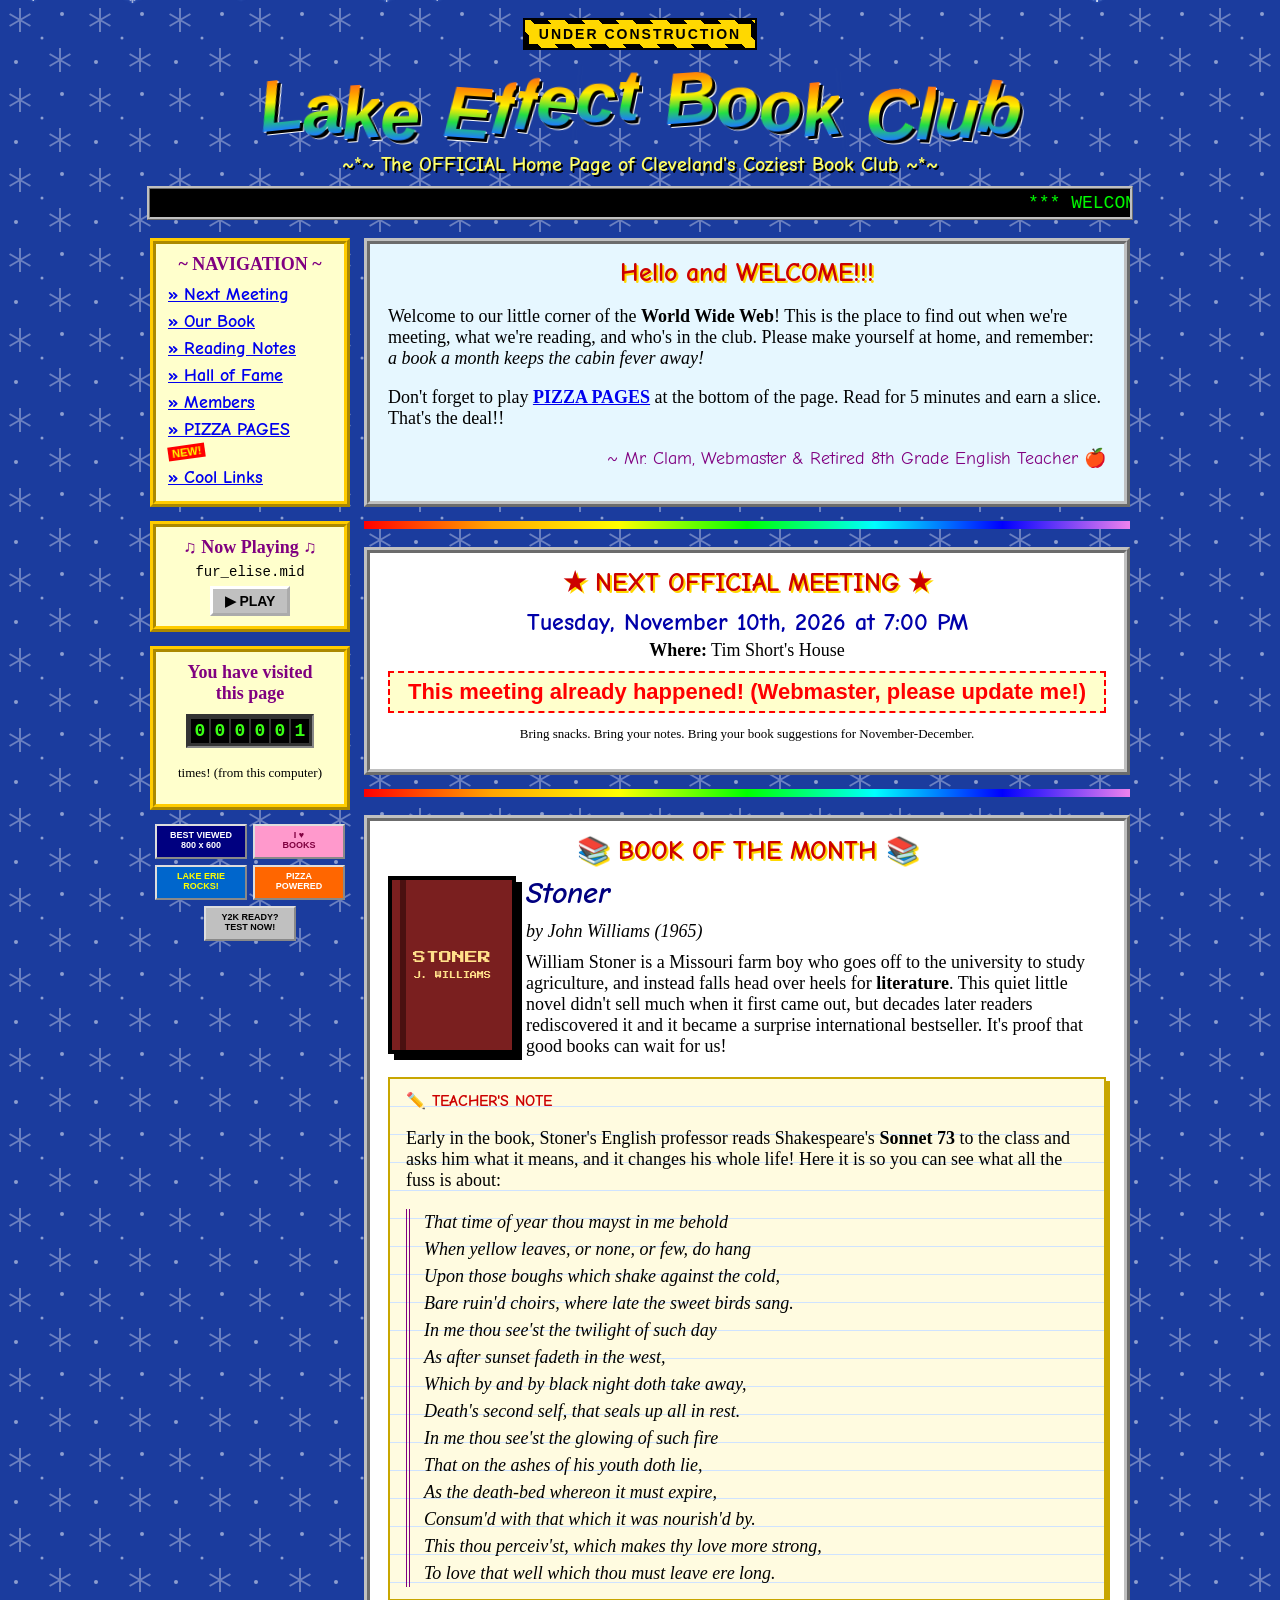
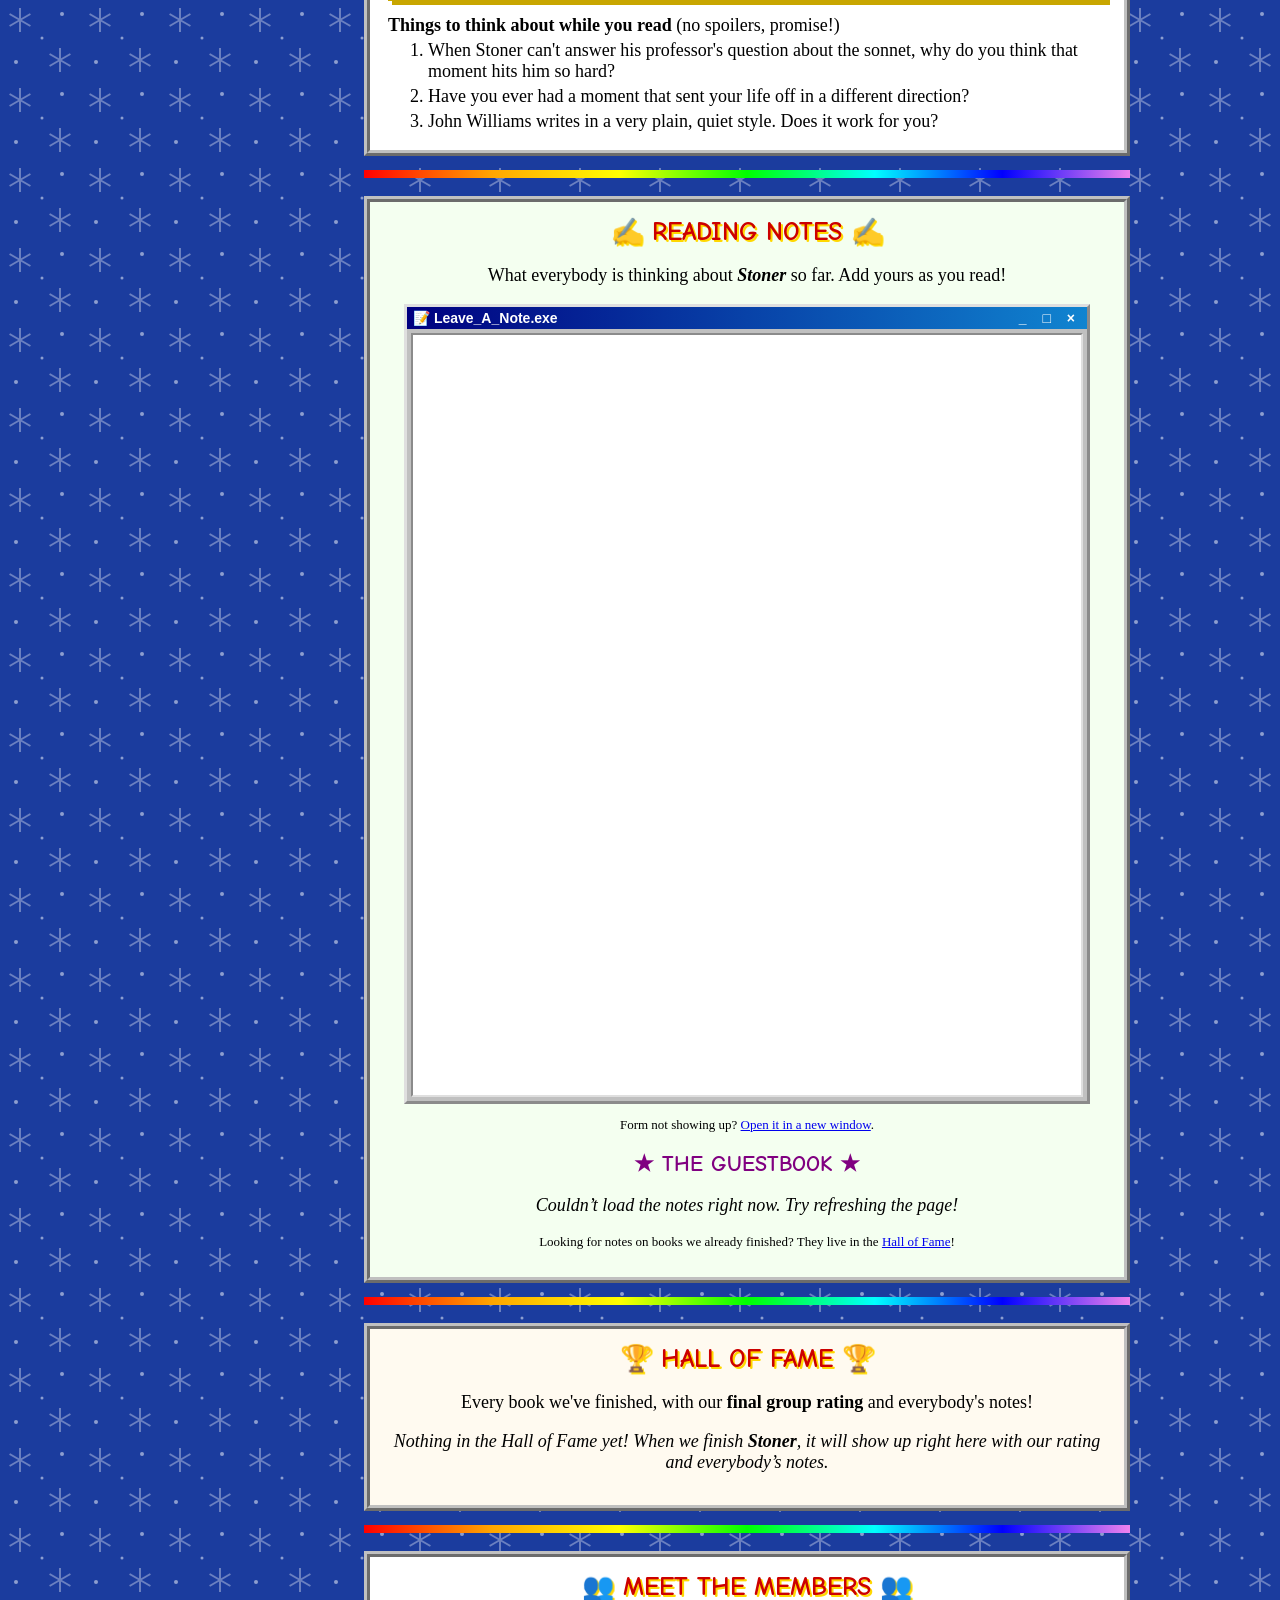
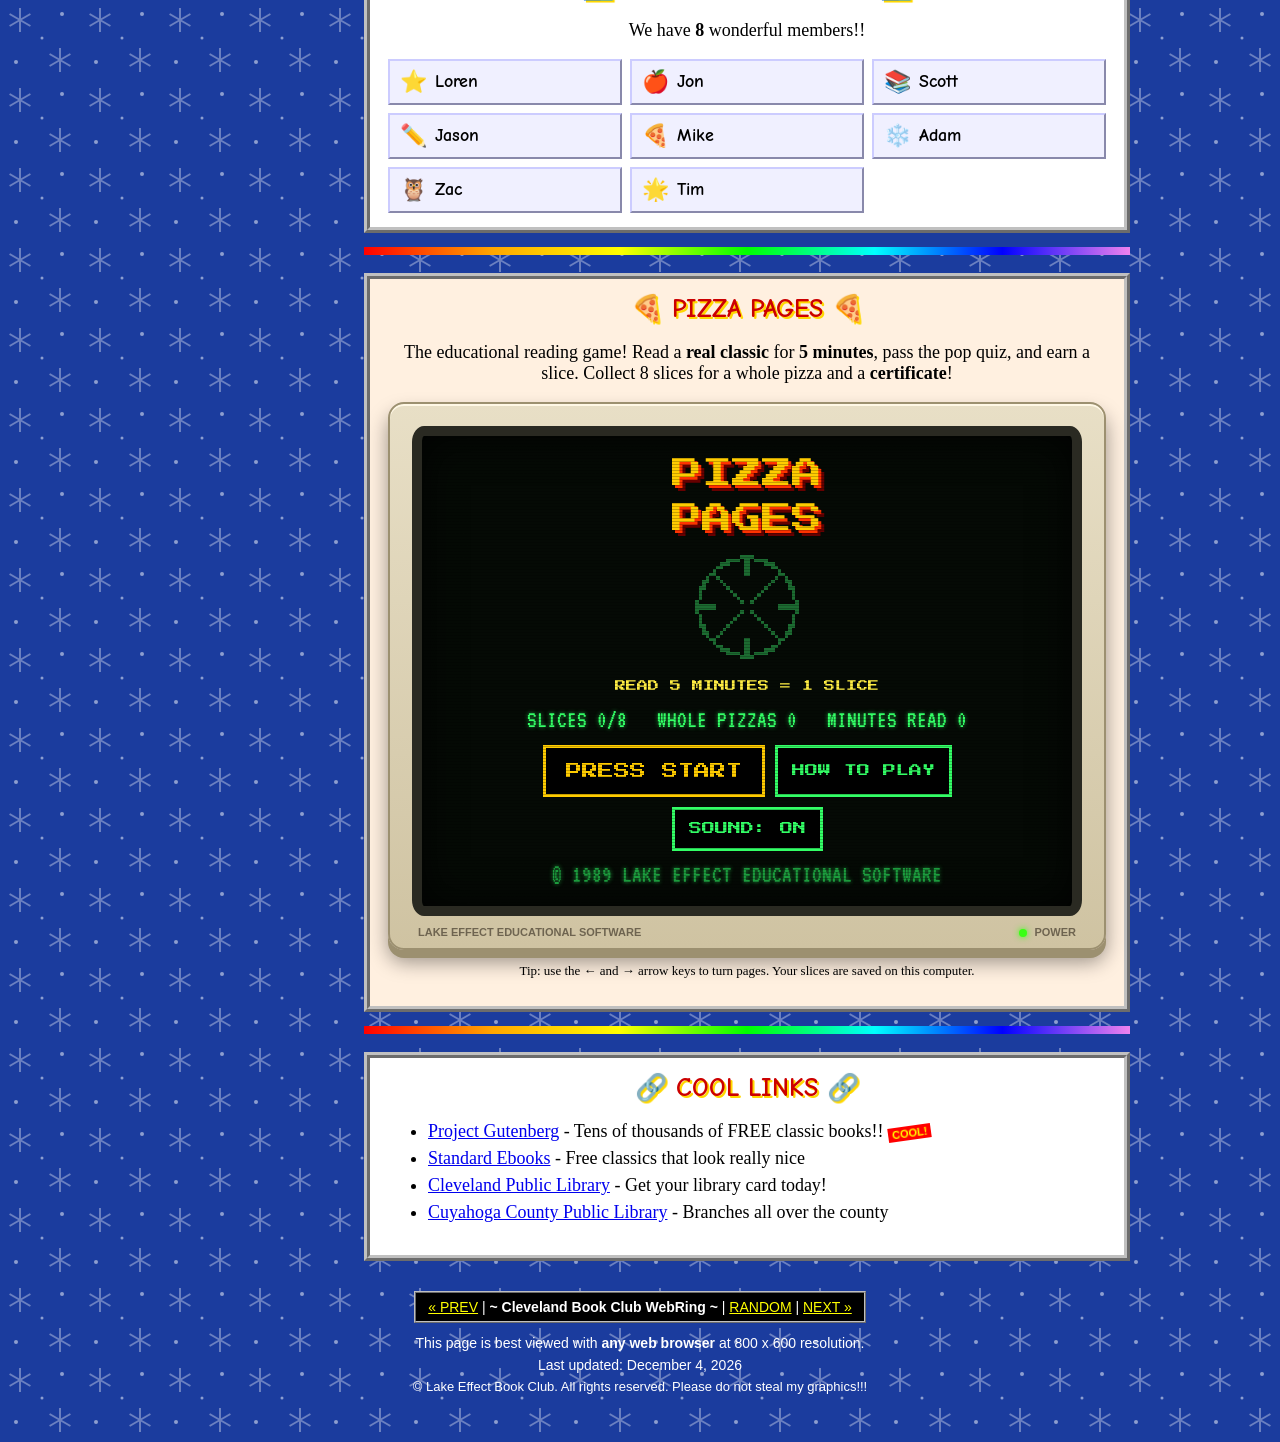
<file: index.html>
<!DOCTYPE html>
<html lang="en">
<head>
<meta charset="utf-8">
<meta name="viewport" content="width=device-width, initial-scale=1">
<title>~*~ Lake Effect Book Club Home Page ~*~</title>
<meta name="description" content="The OFFICIAL home page of the Lake Effect Book Club of Cleveland, Ohio!!! Now with PIZZA PAGES!">
<link rel="icon" href="data:image/svg+xml,%3Csvg xmlns='http://www.w3.org/2000/svg' viewBox='0 0 100 100'%3E%3Ctext y='.9em' font-size='90'%3E%F0%9F%8D%95%3C/text%3E%3C/svg%3E">
<link rel="stylesheet" href="https://fonts.googleapis.com/css2?family=Press+Start+2P&display=swap">
<link rel="stylesheet" href="https://fonts.googleapis.com/css2?family=VT323&display=swap">
<link rel="stylesheet" href="https://fonts.googleapis.com/css2?family=Comic+Neue:wght@400;700&display=swap">
<link rel="stylesheet" href="style.css">
</head>
<body>

<div id="snowfall" aria-hidden="true"></div>

<!-- ======================= HEADER ======================= -->
<div class="header">
  <div class="construction" aria-hidden="true"><span>UNDER CONSTRUCTION</span></div>
  <h1 class="wordart" id="wordart">Lake Effect Book Club</h1>
  <p class="subtitle">~*~ The OFFICIAL Home Page of Cleveland's Coziest Book Club ~*~</p>
  <marquee class="ticker" scrollamount="5">
    *** WELCOME TO THE LAKE EFFECT BOOK CLUB HOME PAGE!!! *** WE ARE READING <b>STONER</b> BY JOHN WILLIAMS *** LEAVE YOUR <b>READING NOTES</b> IN THE GUESTBOOK!!! *** PLAY <b>PIZZA PAGES</b> AND EARN PIZZA FOR READING!!! *** BUNDLE UP, IT'S COLD OUT THERE *** THANK YOU FOR VISITING!!! ***
  </marquee>
</div>

<div class="page">

  <!-- ======================= SIDEBAR ======================= -->
  <aside class="sidebar">
    <div class="box nav">
      <p class="box-title">~ NAVIGATION ~</p>
      <a href="#meeting">&raquo; Next Meeting</a>
      <a href="#book">&raquo; Our Book</a>
      <a href="#notes">&raquo; Reading Notes</a>
      <a href="#hall">&raquo; Hall of Fame</a>
      <a href="#members">&raquo; Members</a>
      <a href="#pizza">&raquo; PIZZA PAGES <span class="new">NEW!</span></a>
      <a href="#links">&raquo; Cool Links</a>
    </div>

    <div class="box midi">
      <p class="box-title">&#9835; Now Playing &#9835;</p>
      <p class="midi-name">fur_elise.mid</p>
      <button type="button" id="midiBtn" class="bevel">&#9654; PLAY</button>
    </div>

    <div class="box counter-box">
      <p class="box-title">You have visited<br>this page</p>
      <div class="odometer" id="odometer">000000</div>
      <p class="tiny">times! (from this computer)</p>
    </div>

    <div class="badges" aria-label="Web badges">
      <span class="badge b1">BEST VIEWED<br>800 x 600</span>
      <span class="badge b2">I &hearts;<br>BOOKS</span>
      <span class="badge b3">LAKE ERIE<br>ROCKS!</span>
      <span class="badge b4">PIZZA<br>POWERED</span>
      <a class="badge b5" href="y2k.html" style="text-decoration:none">Y2K READY?<br>TEST NOW!</a>
    </div>
  </aside>

  <!-- ======================= MAIN ======================= -->
  <main class="main">

    <div class="box welcome">
      <h2>Hello and WELCOME!!!</h2>
      <p>Welcome to our little corner of the <b>World Wide Web</b>! This is the place to find out when we're meeting, what we're reading, and who's in the club. Please make yourself at home, and remember: <i>a book a month keeps the cabin fever away!</i></p>
      <p>Don't forget to play <a href="#pizza"><b>PIZZA PAGES</b></a> at the bottom of the page. Read for 5 minutes and earn a slice. That's the deal!!</p>
      <!-- EDIT: change the webmaster's name below if you like -->
      <p class="signed">~ Mr. Clam, Webmaster &amp; Retired 8th Grade English Teacher &#127822;</p>
    </div>

    <hr class="rainbow">

    <!-- ======================= NEXT MEETING ======================= -->
    <div class="box" id="meeting">
      <h2><span class="blink">&#9733;</span> NEXT OFFICIAL MEETING <span class="blink">&#9733;</span></h2>

      <!-- ======================================================
           EDIT THE NEXT MEETING HERE
           1. Change the words between <time ...> and </time>
           2. ALSO change the date inside datetime="..." so the
              countdown works. Format: YEAR-MONTH-DAYTHOUR:MINUTE
              using 24-hour time. 7:00 PM = 19:00
              Example: datetime="2026-11-05T19:00"
           3. Change the location line under it.
           ====================================================== -->
      <p class="meeting-when"><time id="meetingTime" datetime="2026-11-10T19:00">Tuesday, November 10th, 2026 at 7:00 PM</time></p>
      <p class="meeting-where"><b>Where:</b> Tim Short's House</p>
      <!-- ============ END OF MEETING SECTION ============ -->

      <p class="countdown" id="countdown"></p>
      <p class="tiny">Bring snacks. Bring your notes. Bring your book suggestions for November-December.</p>
    </div>

    <hr class="rainbow">

    <!-- ======================= THE BOOK ======================= -->
    <div class="box" id="book">
      <h2>&#128218; BOOK OF THE MONTH &#128218;</h2>
      <div class="book-row">
        <div class="pixel-book" aria-hidden="true">
          <span>STONER</span>
          <small>J. WILLIAMS</small>
        </div>
        <div>
          <p class="book-title"><i>Stoner</i></p>
          <p class="book-author">by John Williams (1965)</p>
          <p>William Stoner is a Missouri farm boy who goes off to the university to study agriculture, and instead falls head over heels for <b>literature</b>. This quiet little novel didn't sell much when it first came out, but decades later readers rediscovered it and it became a surprise international bestseller. It's proof that good books can wait for us!</p>
        </div>
      </div>

      <div class="teacher-note">
        <p class="note-head">&#9999;&#65039; TEACHER'S NOTE</p>
        <p>Early in the book, Stoner's English professor reads Shakespeare's <b>Sonnet 73</b> to the class and asks him what it means, and it changes his whole life! Here it is so you can see what all the fuss is about:</p>
        <blockquote class="sonnet">That time of year thou mayst in me behold
When yellow leaves, or none, or few, do hang
Upon those boughs which shake against the cold,
Bare ruin'd choirs, where late the sweet birds sang.
In me thou see'st the twilight of such day
As after sunset fadeth in the west,
Which by and by black night doth take away,
Death's second self, that seals up all in rest.
In me thou see'st the glowing of such fire
That on the ashes of his youth doth lie,
As the death-bed whereon it must expire,
Consum'd with that which it was nourish'd by.
This thou perceiv'st, which makes thy love more strong,
To love that well which thou must leave ere long.</blockquote>
      </div>

      <p class="q-head"><b>Things to think about while you read</b> (no spoilers, promise!)</p>
      <ol class="questions">
        <li>When Stoner can't answer his professor's question about the sonnet, why do you think that moment hits him so hard?</li>
        <li>Have you ever had a moment that sent your life off in a different direction?</li>
        <li>John Williams writes in a very plain, quiet style. Does it work for you?</li>
      </ol>
    </div>

    <hr class="rainbow">

    <!-- ======================= READING NOTES ======================= -->
    <div class="box notes-box" id="notes">
      <h2>&#9997;&#65039; READING NOTES &#9997;&#65039;</h2>
      <p class="center">What everybody is thinking about <b><i id="notesBookTitle">our book</i></b> so far. Add yours as you read! <span id="notesCount"></span></p>

      <!-- ======================================================
           EDIT READING NOTES SETUP (one time only, see README)
           Paste ONLY the link, starting with https://
           data-form = your Google Form's link
           data-csv  = your Sheet's "Publish to web" CSV link
           ====================================================== -->
      <div id="notesConfig"
           data-form="https://docs.google.com/forms/d/e/1FAIpQLSdfP9qFVTSUXVc9EslnqiDxflW6uKnOtSIhUenJE-cDwWWhBg/viewform?usp=dialog"
           data-csv="https://docs.google.com/spreadsheets/d/e/2PACX-1vRmEaNmNQgtxdil7RVBUGz9GZzMONsACpwXl_WAeERwhjvXKJab45sKzWdX634aqeE85704UJ6FlSfc/pub?gid=1581411674&single=true&output=csv"></div>

      <!-- ============ END OF READING NOTES SETUP ============ -->

      <div id="notesArea">
        <div class="win">
          <div class="win-title"><span>&#128221; Leave_A_Note.exe</span><span class="win-btns" aria-hidden="true">_ &#9633; &times;</span></div>
          <div class="win-body" id="noteForm"></div>
        </div>
        <p class="tiny center" id="formFallback"></p>
        <p class="thanks" id="noteThanks" hidden>THANK YOU!!! Your note will show up below in about 5 minutes. (The Internet is slow!!)</p>

        <p class="gb-head"><span class="blink">&#9733;</span> THE GUESTBOOK <span class="blink">&#9733;</span></p>
        <div class="gb-list" id="notesList"><p class="center"><i>Loading notes&hellip; please wait&hellip;</i></p></div>
        <p class="tiny center">Looking for notes on books we already finished? They live in the <a href="#hall">Hall of Fame</a>!</p>
      </div>
    </div>

    <hr class="rainbow">

    <!-- ======================= HALL OF FAME ======================= -->
    <div class="box hall" id="hall">
      <h2>&#127942; HALL OF FAME &#127942;</h2>
      <p class="center">Every book we've finished, with our <b>final group rating</b> and everybody's notes!</p>

      <!-- ======================================================
           EDIT BOOK HISTORY & RATINGS  (once a month)
           One line per book, NEWEST BOOK AT THE TOP.

           data-start   = the day we started it (YEAR-MONTH-DAY)
           data-author  = who wrote it
           data-rating  = our final group rating out of 5
                          (halves are fine, like 3.5). Leave it
                          empty "" until we've voted.
           data-verdict = a short one-liner (optional). Don't use
                          double quote marks (") inside it.

           WHEN WE FINISH A BOOK:
             1. Fill in its data-rating (and data-verdict).
             2. Add the NEXT book as a new line at the top.
           It moves into the Hall of Fame automatically, and the
           Reading Notes switch over to the new book.
           ====================================================== -->
      <ul id="bookHistory" hidden>
        <li data-start="2026-09-01" data-author="John Williams" data-rating="" data-verdict="">Stoner</li>
        <!-- Example of a finished book (copy this pattern):
        <li data-start="2026-08-01" data-author="Susanna Clarke" data-rating="4.5" data-verdict="Weird, wonderful, and full of statues.">Piranesi</li>
        -->
      </ul>
      <!-- ============ END OF BOOK HISTORY ============ -->

      <div id="hallList"><p class="center"><i>Dusting off the trophy case&hellip;</i></p></div>
    </div>

    <hr class="rainbow">

    <!-- ======================= MEMBERS ======================= -->
    <div class="box" id="members">
      <h2>&#128101; MEET THE MEMBERS &#128101;</h2>
      <p class="center" id="memberCount"></p>

      <!-- ======================================================
           EDIT THE MEMBER LIST HERE
           One person per line, like this:   <li>Jane Doe</li>
           To add someone: copy a whole line, paste it on a new
           line, and change the name. To remove someone: delete
           their whole line.
           ====================================================== -->
      <ul class="roster" id="memberList">
        <li>Loren</li>
        <li>Jon</li>
        <li>Scott</li>        
        <li>Jason</li>
        <li>Mike</li>
        <li>Adam</li>
        <li>Zac</li>
        <li>Tim</li>        
      </ul>
      <!-- ============ END OF MEMBER LIST ============ -->

    </div>

    <hr class="rainbow">

    <!-- ======================= PIZZA PAGES ======================= -->
    <div class="box pizza-box" id="pizza">
      <h2>&#127829; PIZZA PAGES &#127829;</h2>
      <p class="center">The educational reading game! Read a <b>real classic</b> for <b>5 minutes</b>, pass the pop quiz, and earn a slice. Collect 8 slices for a whole pizza and a <b>certificate</b>!</p>

      <div class="monitor">
        <div class="screen" id="screen" tabindex="-1">
          <noscript><p>Turn on JavaScript to play!</p></noscript>
        </div>
        <div class="monitor-chin">
          <span class="brand">LAKE EFFECT EDUCATIONAL SOFTWARE</span>
          <span class="power"><i></i> POWER</span>
        </div>
      </div>
      <p class="tiny center">Tip: use the &larr; and &rarr; arrow keys to turn pages. Your slices are saved on this computer.</p>
    </div>

    <hr class="rainbow">

    <!-- ======================= LINKS ======================= -->
    <div class="box" id="links">
      <h2>&#128279; COOL LINKS &#128279;</h2>
      <ul class="links">
        <li><a href="https://www.gutenberg.org/" target="_blank" rel="noopener">Project Gutenberg</a> - Tens of thousands of FREE classic books!! <span class="new">COOL!</span></li>
        <li><a href="https://standardebooks.org/" target="_blank" rel="noopener">Standard Ebooks</a> - Free classics that look really nice</li>
        <li><a href="https://cpl.org/" target="_blank" rel="noopener">Cleveland Public Library</a> - Get your library card today!</li>
        <li><a href="https://cuyahogalibrary.org/" target="_blank" rel="noopener">Cuyahoga County Public Library</a> - Branches all over the county</li>
      </ul>
    </div>

  </main>
</div>

<!-- ======================= FOOTER ======================= -->
<div class="footer">
  <p class="webring">
    <a href="#" data-webring>&laquo; PREV</a> |
    <b>~ Cleveland Book Club WebRing ~</b> |
    <a href="#" data-webring>RANDOM</a> |
    <a href="#" data-webring>NEXT &raquo;</a>
  </p>
  <p>This page is best viewed with <b>any web browser</b> at 800 x 600 resolution.</p>
  <p>Last updated: <span id="lastUpdated"></span></p>
  <p class="tiny">&copy; Lake Effect Book Club. All rights reserved. Please do not steal my graphics!!!</p>
</div>

<div class="cert-wrap" id="certWrap" hidden></div>

<script src="library.js"></script>
<script src="site.js"></script>
<script src="game.js"></script>
<script src="notes.js"></script>
</body>
</html>
</file>
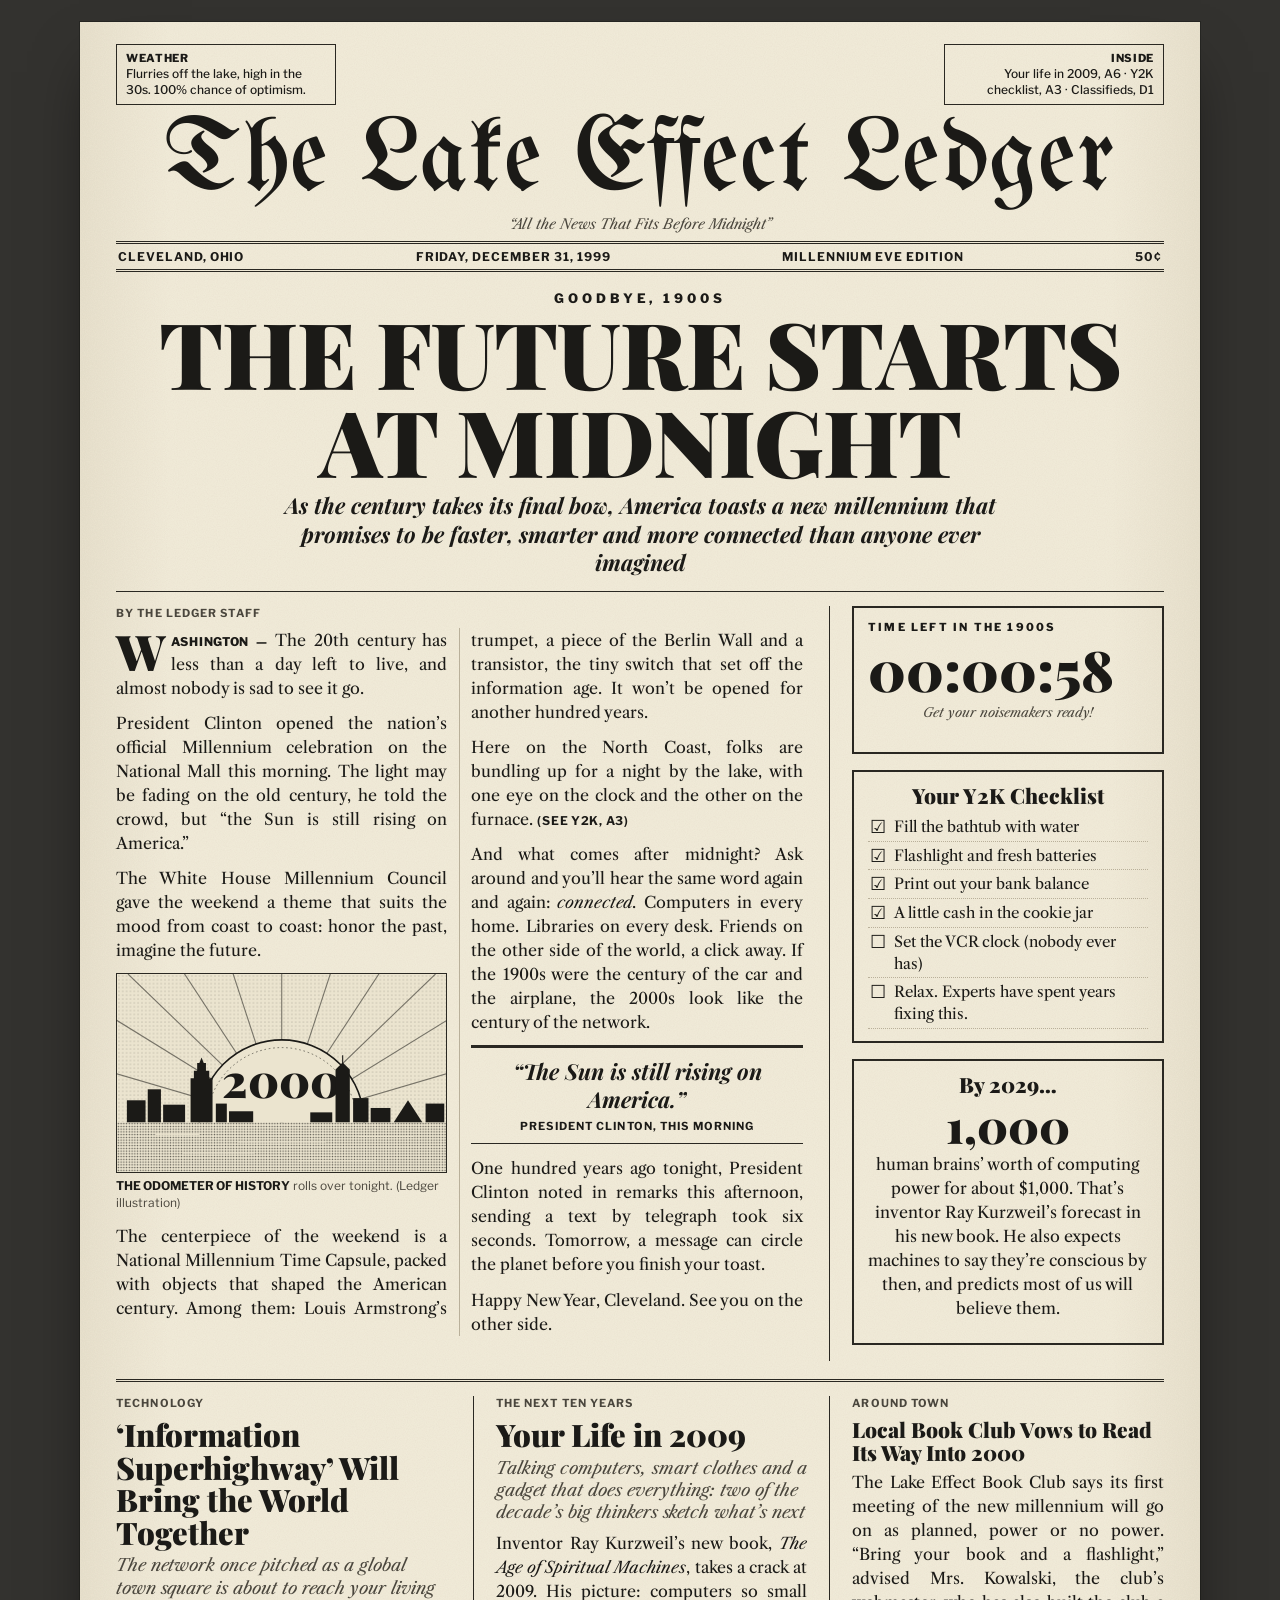
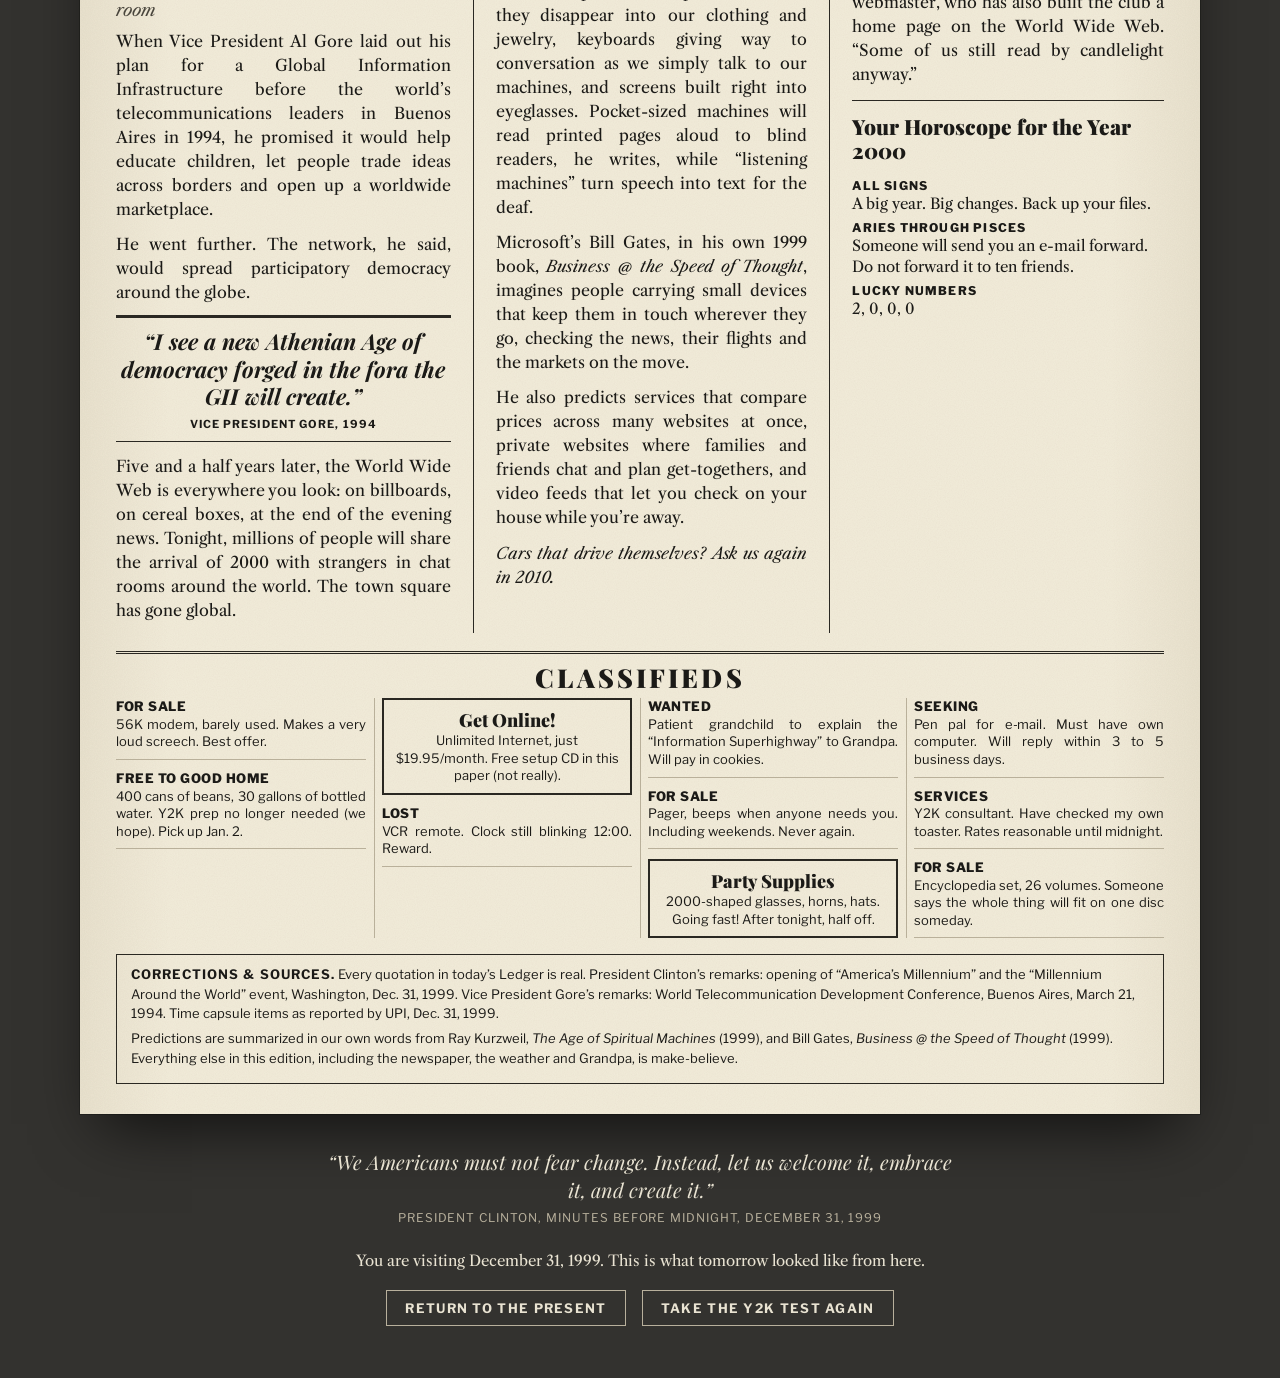
<file: 1999.html>
<!DOCTYPE html>
<html lang="en">
<head>
<meta charset="utf-8">
<meta name="viewport" content="width=device-width, initial-scale=1">
<title>The Lake Effect Ledger: December 31, 1999</title>
<link rel="icon" href="data:image/svg+xml,%3Csvg xmlns='http://www.w3.org/2000/svg' viewBox='0 0 100 100'%3E%3Ctext y='.9em' font-size='90'%3E%F0%9F%93%B0%3C/text%3E%3C/svg%3E">
<link rel="stylesheet" href="https://fonts.googleapis.com/css2?family=UnifrakturMaguntia&display=swap">
<link rel="stylesheet" href="https://fonts.googleapis.com/css2?family=Playfair+Display:ital,wght@0,700;0,900;1,700&display=swap">
<link rel="stylesheet" href="https://fonts.googleapis.com/css2?family=Libre+Caslon+Text:ital,wght@0,400;0,700;1,400&display=swap">
<link rel="stylesheet" href="https://fonts.googleapis.com/css2?family=Libre+Franklin:wght@500;700;800&display=swap">
<style>
  :root {
    --paper: #f2ecda; --ink: #1b1a17; --ink-2: #4a463d; --rule: #2a2822; --soft: #b9b09a;
    --head: 'Playfair Display', Georgia, 'Times New Roman', serif;
    --body: 'Libre Caslon Text', Georgia, 'Times New Roman', serif;
    --sans: 'Libre Franklin', 'Franklin Gothic Medium', Arial, sans-serif;
  }
  * { box-sizing: border-box; }
  body {
    margin: 0; padding: 22px 12px 0; color: var(--ink); font: 16px/1.5 var(--body);
    background: #33322f;
  }
  .paper {
    max-width: 1120px; margin: 0 auto; padding: 22px clamp(14px, 3vw, 36px) 30px;
    background-color: var(--paper);
    background-image: url("data:image/svg+xml,%3Csvg xmlns='http://www.w3.org/2000/svg' width='220' height='220'%3E%3Cfilter id='n'%3E%3CfeTurbulence type='fractalNoise' baseFrequency='.9' numOctaves='2' stitchTiles='stitch'/%3E%3CfeColorMatrix values='0 0 0 0 .35 0 0 0 0 .3 0 0 0 0 .2 0 0 0 .09 0'/%3E%3C/filter%3E%3Crect width='220' height='220' filter='url(%23n)'/%3E%3C/svg%3E"),
      linear-gradient(90deg, rgba(120,100,60,.08), transparent 8%, transparent 92%, rgba(120,100,60,.08));
    box-shadow: 0 30px 60px -20px rgba(0,0,0,.7), 0 0 0 1px rgba(0,0,0,.25);
  }

  /* masthead */
  .ears { display: grid; grid-template-columns: 1fr auto 1fr; align-items: center; gap: 16px; font: 500 12px/1.35 var(--sans); }
  .ear { border: 1.5px solid var(--rule); padding: 6px 9px; max-width: 220px; }
  .ear b { display: block; font-weight: 800; letter-spacing: .06em; text-transform: uppercase; font-size: 11px; }
  .ear.r { justify-self: end; text-align: right; }
  .flag {
    margin: 4px 0 0; text-align: center; font: 400 clamp(46px, 9.5vw, 104px)/1 'UnifrakturMaguntia', 'Old English Text MT', var(--head);
    letter-spacing: .01em;
  }
  .motto { text-align: center; font: italic 14px var(--body); color: var(--ink-2); margin: 2px 0 8px; }
  .dateline {
    display: flex; justify-content: space-between; gap: 10px; flex-wrap: wrap; padding: 5px 2px;
    border-top: 3px double var(--rule); border-bottom: 3px double var(--rule);
    font: 700 12px var(--sans); letter-spacing: .08em; text-transform: uppercase;
  }

  /* banner */
  .kicker { margin: 18px 0 0; text-align: center; font: 800 13px var(--sans); letter-spacing: .3em; text-transform: uppercase; }
  .banner {
    margin: 2px 0 4px; text-align: center; text-transform: uppercase;
    font: 900 clamp(38px, 8.2vw, 92px)/.95 var(--head); letter-spacing: -.01em;
  }
  .deck { margin: 8px auto 14px; max-width: 760px; text-align: center; font: italic 700 clamp(17px, 2.2vw, 22px)/1.3 var(--head); }

  /* grid */
  .front { display: grid; grid-template-columns: minmax(0, 2.05fr) minmax(0, 1fr); gap: 0 26px; border-top: 1px solid var(--rule); padding-top: 14px; }
  .side { border-left: 1px solid var(--rule); padding-left: 22px; }
  .row { display: grid; gap: 0 22px; border-top: 3px double var(--rule); margin-top: 18px; padding-top: 14px; }
  .row.three { grid-template-columns: repeat(3, minmax(0, 1fr)); }
  .row > * + * { border-left: 1px solid var(--rule); padding-left: 22px; }
  .cols2 { column-count: 2; column-gap: 24px; column-rule: 1px solid var(--soft); }

  p { margin: 0 0 .7em; text-align: justify; hyphens: auto; }
  .lede::first-letter { float: left; font: 900 4.1em/.8 var(--head); padding: .06em .08em 0 0; }
  .dl { font: 800 12px var(--sans); letter-spacing: .06em; text-transform: uppercase; }
  .by { margin: 0 0 8px; font: 700 11px var(--sans); letter-spacing: .1em; text-transform: uppercase; color: var(--ink-2); }
  h2 { margin: 0 0 6px; font: 900 clamp(24px, 2.6vw, 31px)/1.05 var(--head); }
  h3 { margin: 0 0 6px; font: 900 21px/1.1 var(--head); }
  .sub { margin: 0 0 8px; font: italic 17px/1.3 var(--body); color: var(--ink-2); text-align: left; }
  .pull {
    margin: 10px 0 12px; padding: 10px 0; border-top: 3px solid var(--rule); border-bottom: 1px solid var(--rule);
    font: italic 700 22px/1.25 var(--head); text-align: center; break-inside: avoid;
  }
  .pull small { display: block; margin-top: 6px; font: 700 11px var(--sans); letter-spacing: .1em; text-transform: uppercase; font-style: normal; }
  .jump { font: 700 12px var(--sans); text-transform: uppercase; letter-spacing: .06em; }

  figure { margin: 0 0 12px; break-inside: avoid; }
  figure svg { display: block; width: 100%; height: auto; border: 1px solid var(--rule); }
  figcaption { margin-top: 5px; font: 12px/1.4 var(--sans); color: var(--ink-2); }
  figcaption b { color: var(--ink); }

  /* sidebar boxes */
  .box { border: 2px solid var(--rule); padding: 12px 14px; margin-bottom: 16px; }
  .box h3 { text-align: center; }
  .count { text-align: center; }
  .count .label { font: 800 11px var(--sans); letter-spacing: .2em; text-transform: uppercase; }
  .clock { font: 900 clamp(40px, 5vw, 56px)/1 var(--head); font-variant-numeric: tabular-nums; margin: 6px 0; }
  .clock.flash { color: #8b1a1a; }
  .count .note { min-height: 2.8em; margin: 0; font: italic 13px/1.4 var(--body); text-align: center; color: var(--ink-2); }
  .checks { list-style: none; margin: 0; padding: 0; font: 15px/1.45 var(--body); }
  .checks li { padding: 3px 0 3px 26px; position: relative; border-bottom: 1px dotted var(--soft); }
  .checks li::before { content: '\2610'; position: absolute; left: 2px; top: 1px; font-size: 18px; }
  .checks li.done::before { content: '\2611'; }
  .big-num { font: 900 46px/1 var(--head); text-align: center; margin: 4px 0; }

  /* horoscope + classifieds */
  .horo dt { font: 800 12px var(--sans); letter-spacing: .1em; text-transform: uppercase; margin-top: 6px; }
  .horo dd { margin: 0; font: 15px/1.4 var(--body); }
  .classifieds { border-top: 3px double var(--rule); margin-top: 18px; padding-top: 10px; }
  .classifieds > h3 { text-align: center; font-size: 26px; letter-spacing: .12em; text-transform: uppercase; }
  .ads { column-count: 4; column-gap: 16px; column-rule: 1px solid var(--soft); }
  .ad { break-inside: avoid; margin: 0 0 10px; padding-bottom: 8px; border-bottom: 1px solid var(--soft); font: 13px/1.35 var(--sans); }
  .ad b { display: block; font-weight: 800; text-transform: uppercase; letter-spacing: .04em; }
  .ad.boxed { border: 2px solid var(--rule); padding: 8px; text-align: center; }
  .ad.boxed b { font: 900 18px var(--head); text-transform: none; letter-spacing: 0; }

  .sources { margin-top: 16px; padding: 10px 14px; border: 1px solid var(--rule); font: 13px/1.5 var(--sans); }
  .sources b { text-transform: uppercase; letter-spacing: .08em; }
  .sources p { text-align: left; margin: 0 0 .4em; }

  /* the way back */
  .present {
    max-width: 1120px; margin: 0 auto; padding: 34px 16px 46px; text-align: center; color: #e9e3d2;
    font: 15px/1.6 var(--body);
  }
  .present blockquote { margin: 0 auto 6px; max-width: 640px; font: italic 20px/1.4 var(--head); }
  .present p { text-align: center; }
  .present cite { display: block; margin-bottom: 24px; font: 12px var(--sans); letter-spacing: .08em; text-transform: uppercase; font-style: normal; color: #b8b09c; }
  .present a {
    display: inline-block; margin: 6px; padding: 9px 18px; color: #e9e3d2; text-decoration: none;
    border: 1px solid #b8b09c; font: 700 13px var(--sans); letter-spacing: .1em; text-transform: uppercase;
  }
  .present a:hover, .present a:focus-visible { background: #e9e3d2; color: #222; outline: none; }

  @media (max-width: 900px) {
    .front { grid-template-columns: 1fr; }
    .side { border-left: 0; padding-left: 0; border-top: 1px solid var(--rule); padding-top: 14px; margin-top: 8px; }
    .row.three { grid-template-columns: 1fr; }
    .row > * + * { border-left: 0; padding-left: 0; border-top: 1px solid var(--rule); padding-top: 14px; margin-top: 10px; }
    .ads { column-count: 2; }
  }
  @media (max-width: 560px) {
    .ears { grid-template-columns: 1fr 1fr; }
    .ears .mid { display: none; }
    .cols2 { column-count: 1; }
    .ads { column-count: 1; }
    p { text-align: left; }
  }
  @media print {
    body { background: #fff; padding: 0; }
    .paper { box-shadow: none; }
    .present { display: none; }
  }
</style>
</head>
<body>

<article class="paper">
  <header>
    <div class="ears">
      <div class="ear"><b>Weather</b>Flurries off the lake, high in the 30s. 100% chance of optimism.</div>
      <div class="mid" aria-hidden="true"></div>
      <div class="ear r"><b>Inside</b>Your life in 2009, A6 &middot; Y2K checklist, A3 &middot; Classifieds, D1</div>
    </div>
    <h1 class="flag">The Lake Effect Ledger</h1>
    <p class="motto">&ldquo;All the News That Fits Before Midnight&rdquo;</p>
    <div class="dateline">
      <span>Cleveland, Ohio</span>
      <span>Friday, December 31, 1999</span>
      <span>Millennium Eve Edition</span>
      <span>50&cent;</span>
    </div>
  </header>

  <p class="kicker">Goodbye, 1900s</p>
  <h2 class="banner">The Future Starts at Midnight</h2>
  <p class="deck">As the century takes its final bow, America toasts a new millennium that promises to be faster, smarter and more connected than anyone ever imagined</p>

  <div class="front">
    <section aria-label="Lead story">
      <p class="by">By the Ledger Staff</p>
      <div class="cols2">
        <p class="lede"><span class="dl">Washington &mdash;</span> The 20th century has less than a day left to live, and almost nobody is sad to see it go.</p>
        <p>President Clinton opened the nation&rsquo;s official Millennium celebration on the National Mall this morning. The light may be fading on the old century, he told the crowd, but &ldquo;the Sun is still rising on America.&rdquo;</p>
        <p>The White House Millennium Council gave the weekend a theme that suits the mood from coast to coast: honor the past, imagine the future.</p>
        <figure>
          <svg viewBox="0 0 600 360" role="img" aria-label="Illustration: the numerals 2000 rising like a sun behind a city skyline on the lake">
            <defs>
              <pattern id="dots" width="7" height="7" patternUnits="userSpaceOnUse"><circle cx="3.5" cy="3.5" r="1.5" fill="#1b1a17" opacity=".45"/></pattern>
              <pattern id="dots2" width="5" height="5" patternUnits="userSpaceOnUse"><circle cx="2.5" cy="2.5" r="1.4" fill="#1b1a17" opacity=".7"/></pattern>
              <clipPath id="sky"><rect width="600" height="270"/></clipPath>
            </defs>
            <rect width="600" height="360" fill="#ebe4cf"/>
            <rect width="600" height="270" fill="url(#dots)" opacity=".35"/>
            <g clip-path="url(#sky)">
              <g stroke="#1b1a17" stroke-width="2" opacity=".55">
                <line x1="300" y1="270" x2="-40" y2="60"/><line x1="300" y1="270" x2="20" y2="0"/><line x1="300" y1="270" x2="110" y2="-20"/>
                <line x1="300" y1="270" x2="205" y2="-20"/><line x1="300" y1="270" x2="300" y2="-20"/><line x1="300" y1="270" x2="395" y2="-20"/>
                <line x1="300" y1="270" x2="490" y2="-20"/><line x1="300" y1="270" x2="580" y2="0"/><line x1="300" y1="270" x2="640" y2="60"/>
                <line x1="300" y1="270" x2="-40" y2="170"/><line x1="300" y1="270" x2="640" y2="170"/>
              </g>
              <circle cx="300" cy="270" r="150" fill="#ebe4cf" stroke="#1b1a17" stroke-width="3"/>
              <circle cx="300" cy="270" r="136" fill="none" stroke="#1b1a17" stroke-width="1" stroke-dasharray="3 5"/>
            </g>
            <text x="300" y="226" text-anchor="middle" font-family="Playfair Display, Georgia, serif" font-weight="900" font-size="84" fill="#1b1a17">2000</text>
            <g fill="#1b1a17">
              <rect x="18" y="230" width="34" height="40"/><rect x="56" y="210" width="24" height="60"/><rect x="84" y="238" width="40" height="32"/>
              <path d="M134 270v-80h6v-14h6v-14h4l4-10 4 10h4v14h6v14h6v80z"/>
              <rect x="180" y="236" width="20" height="34"/><rect x="204" y="250" width="44" height="20"/>
              <rect x="352" y="252" width="40" height="18"/>
              <path d="M398 270v-96l13-13 13 13v96z"/><rect x="410" y="148" width="2" height="16"/>
              <rect x="430" y="226" width="28" height="44"/><rect x="462" y="244" width="36" height="26"/>
              <path d="M504 270l26-40 26 40z"/><rect x="562" y="236" width="34" height="34"/>
            </g>
            <rect y="270" width="600" height="90" fill="url(#dots2)"/>
            <g stroke="#ebe4cf" stroke-width="2" opacity=".9">
              <line x1="70" y1="292" x2="150" y2="292"/><line x1="220" y1="306" x2="380" y2="306"/><line x1="440" y1="296" x2="540" y2="296"/>
              <line x1="120" y1="326" x2="250" y2="326"/><line x1="330" y1="340" x2="470" y2="340"/>
            </g>
          </svg>
          <figcaption><b>THE ODOMETER OF HISTORY</b> rolls over tonight. (Ledger illustration)</figcaption>
        </figure>
        <p>The centerpiece of the weekend is a National Millennium Time Capsule, packed with objects that shaped the American century. Among them: Louis Armstrong&rsquo;s trumpet, a piece of the Berlin Wall and a transistor, the tiny switch that set off the information age. It won&rsquo;t be opened for another hundred years.</p>
        <p>Here on the North Coast, folks are bundling up for a night by the lake, with one eye on the clock and the other on the furnace. <span class="jump">(See Y2K, A3)</span></p>
        <p>And what comes after midnight? Ask around and you&rsquo;ll hear the same word again and again: <i>connected</i>. Computers in every home. Libraries on every desk. Friends on the other side of the world, a click away. If the 1900s were the century of the car and the airplane, the 2000s look like the century of the network.</p>
        <div class="pull">&ldquo;The Sun is still rising on America.&rdquo;<small>President Clinton, this morning</small></div>
        <p>One hundred years ago tonight, President Clinton noted in remarks this afternoon, sending a text by telegraph took six seconds. Tomorrow, a message can circle the planet before you finish your toast.</p>
        <p>Happy New Year, Cleveland. See you on the other side.</p>
      </div>
    </section>

    <aside class="side" aria-label="Sidebar">
      <div class="box count">
        <p class="label">Time left in the 1900s</p>
        <p class="clock" id="clock" aria-live="off">00:00:59</p>
        <p class="note" id="clockNote">Get your noisemakers ready!</p>
      </div>

      <div class="box">
        <h3>Your Y2K Checklist</h3>
        <ul class="checks">
          <li class="done">Fill the bathtub with water</li>
          <li class="done">Flashlight and fresh batteries</li>
          <li class="done">Print out your bank balance</li>
          <li class="done">A little cash in the cookie jar</li>
          <li>Set the VCR clock (nobody ever has)</li>
          <li>Relax. Experts have spent years fixing this.</li>
        </ul>
      </div>

      <div class="box">
        <h3>By 2029&hellip;</h3>
        <div class="big-num">1,000</div>
        <p style="text-align:center">human brains&rsquo; worth of computing power for about $1,000. That&rsquo;s inventor Ray Kurzweil&rsquo;s forecast in his new book. He also expects machines to say they&rsquo;re conscious by then, and predicts most of us will believe them.</p>
      </div>
    </aside>
  </div>

  <div class="row three">
    <section>
      <p class="by">Technology</p>
      <h2>&lsquo;Information Superhighway&rsquo; Will Bring the World Together</h2>
      <p class="sub">The network once pitched as a global town square is about to reach your living room</p>
      <p>When Vice President Al Gore laid out his plan for a Global Information Infrastructure before the world&rsquo;s telecommunications leaders in Buenos Aires in 1994, he promised it would help educate children, let people trade ideas across borders and open up a worldwide marketplace.</p>
      <p>He went further. The network, he said, would spread participatory democracy around the globe.</p>
      <div class="pull">&ldquo;I see a new Athenian Age of democracy forged in the fora the GII will create.&rdquo;<small>Vice President Gore, 1994</small></div>
      <p>Five and a half years later, the World Wide Web is everywhere you look: on billboards, on cereal boxes, at the end of the evening news. Tonight, millions of people will share the arrival of 2000 with strangers in chat rooms around the world. The town square has gone global.</p>
    </section>

    <section>
      <p class="by">The Next Ten Years</p>
      <h2>Your Life in 2009</h2>
      <p class="sub">Talking computers, smart clothes and a gadget that does everything: two of the decade&rsquo;s big thinkers sketch what&rsquo;s next</p>
      <p>Inventor Ray Kurzweil&rsquo;s new book, <i>The Age of Spiritual Machines</i>, takes a crack at 2009. His picture: computers so small they disappear into our clothing and jewelry, keyboards giving way to conversation as we simply talk to our machines, and screens built right into eyeglasses. Pocket-sized machines will read printed pages aloud to blind readers, he writes, while &ldquo;listening machines&rdquo; turn speech into text for the deaf.</p>
      <p>Microsoft&rsquo;s Bill Gates, in his own 1999 book, <i>Business @ the Speed of Thought</i>, imagines people carrying small devices that keep them in touch wherever they go, checking the news, their flights and the markets on the move.</p>
      <p>He also predicts services that compare prices across many websites at once, private websites where families and friends chat and plan get-togethers, and video feeds that let you check on your house while you&rsquo;re away.</p>
      <p><i>Cars that drive themselves? Ask us again in 2010.</i></p>
    </section>

    <section>
      <p class="by">Around Town</p>
      <h3>Local Book Club Vows to Read Its Way Into 2000</h3>
      <p>The Lake Effect Book Club says its first meeting of the new millennium will go on as planned, power or no power. &ldquo;Bring your book and a flashlight,&rdquo; advised Mrs. Kowalski, the club&rsquo;s webmaster, who has also built the club a home page on the World Wide Web. &ldquo;Some of us still read by candlelight anyway.&rdquo;</p>
      <hr style="border:0;border-top:1px solid var(--rule);margin:14px 0">
      <h3>Your Horoscope for the Year 2000</h3>
      <dl class="horo">
        <dt>All signs</dt>
        <dd>A big year. Big changes. Back up your files.</dd>
        <dt>Aries through Pisces</dt>
        <dd>Someone will send you an e-mail forward. Do not forward it to ten friends.</dd>
        <dt>Lucky numbers</dt>
        <dd>2, 0, 0, 0</dd>
      </dl>
    </section>
  </div>

  <section class="classifieds" aria-label="Classifieds">
    <h3>Classifieds</h3>
    <div class="ads">
      <p class="ad"><b>For sale</b>56K modem, barely used. Makes a very loud screech. Best offer.</p>
      <p class="ad"><b>Free to good home</b>400 cans of beans, 30 gallons of bottled water. Y2K prep no longer needed (we hope). Pick up Jan. 2.</p>
      <p class="ad boxed"><b>Get Online!</b>Unlimited Internet, just $19.95/month. Free setup CD in this paper (not really).</p>
      <p class="ad"><b>Lost</b>VCR remote. Clock still blinking 12:00. Reward.</p>
      <p class="ad"><b>Wanted</b>Patient grandchild to explain the &ldquo;Information Superhighway&rdquo; to Grandpa. Will pay in cookies.</p>
      <p class="ad"><b>For sale</b>Pager, beeps when anyone needs you. Including weekends. Never again.</p>
      <p class="ad boxed"><b>Party Supplies</b>2000-shaped glasses, horns, hats. Going fast! After tonight, half off.</p>
      <p class="ad"><b>Seeking</b>Pen pal for e-mail. Must have own computer. Will reply within 3 to 5 business days.</p>
      <p class="ad"><b>Services</b>Y2K consultant. Have checked my own toaster. Rates reasonable until midnight.</p>
      <p class="ad"><b>For sale</b>Encyclopedia set, 26 volumes. Someone says the whole thing will fit on one disc someday.</p>
    </div>
  </section>

  <div class="sources">
    <p><b>Corrections &amp; Sources.</b> Every quotation in today&rsquo;s Ledger is real. President Clinton&rsquo;s remarks: opening of &ldquo;America&rsquo;s Millennium&rdquo; and the &ldquo;Millennium Around the World&rdquo; event, Washington, Dec. 31, 1999. Vice President Gore&rsquo;s remarks: World Telecommunication Development Conference, Buenos Aires, March 21, 1994. Time capsule items as reported by UPI, Dec. 31, 1999.</p>
    <p>Predictions are summarized in our own words from Ray Kurzweil, <i>The Age of Spiritual Machines</i> (1999), and Bill Gates, <i>Business @ the Speed of Thought</i> (1999). Everything else in this edition, including the newspaper, the weather and Grandpa, is make-believe.</p>
  </div>
</article>

<footer class="present">
  <blockquote>&ldquo;We Americans must not fear change. Instead, let us welcome it, embrace it, and create it.&rdquo;</blockquote>
  <cite>President Clinton, minutes before midnight, December 31, 1999</cite>
  <p>You are visiting December 31, 1999. This is what tomorrow looked like from here.</p>
  <a href="index.html">Return to the present</a>
  <a href="y2k.html">Take the Y2K test again</a>
</footer>

<script>
(function () {
  'use strict';
  var clock = document.getElementById('clock'), note = document.getElementById('clockNote');
  var left = 59, loops = 0;
  var NOTES = ['The clock skipped back. It’s still 1999.', 'Still 1999. Enjoy it while it lasts.', 'Midnight keeps not happening. Nobody seems to mind.'];
  function show() { clock.textContent = '00:00:' + String(left).padStart(2, '0'); }
  setInterval(function () {
    if (left < 0) return;
    if (left > 0) { left--; show(); if (left <= 10) note.textContent = left ? left + '...' : ''; return; }
    clock.classList.add('flash');
    clock.textContent = 'HAPPY NEW Y—';
    setTimeout(function () {
      clock.classList.remove('flash');
      left = 59; show();
      note.textContent = NOTES[loops++ % NOTES.length];
    }, 1400);
    left = -1;
  }, 1000);
  show();
})();
</script>
</body>
</html>
</file>
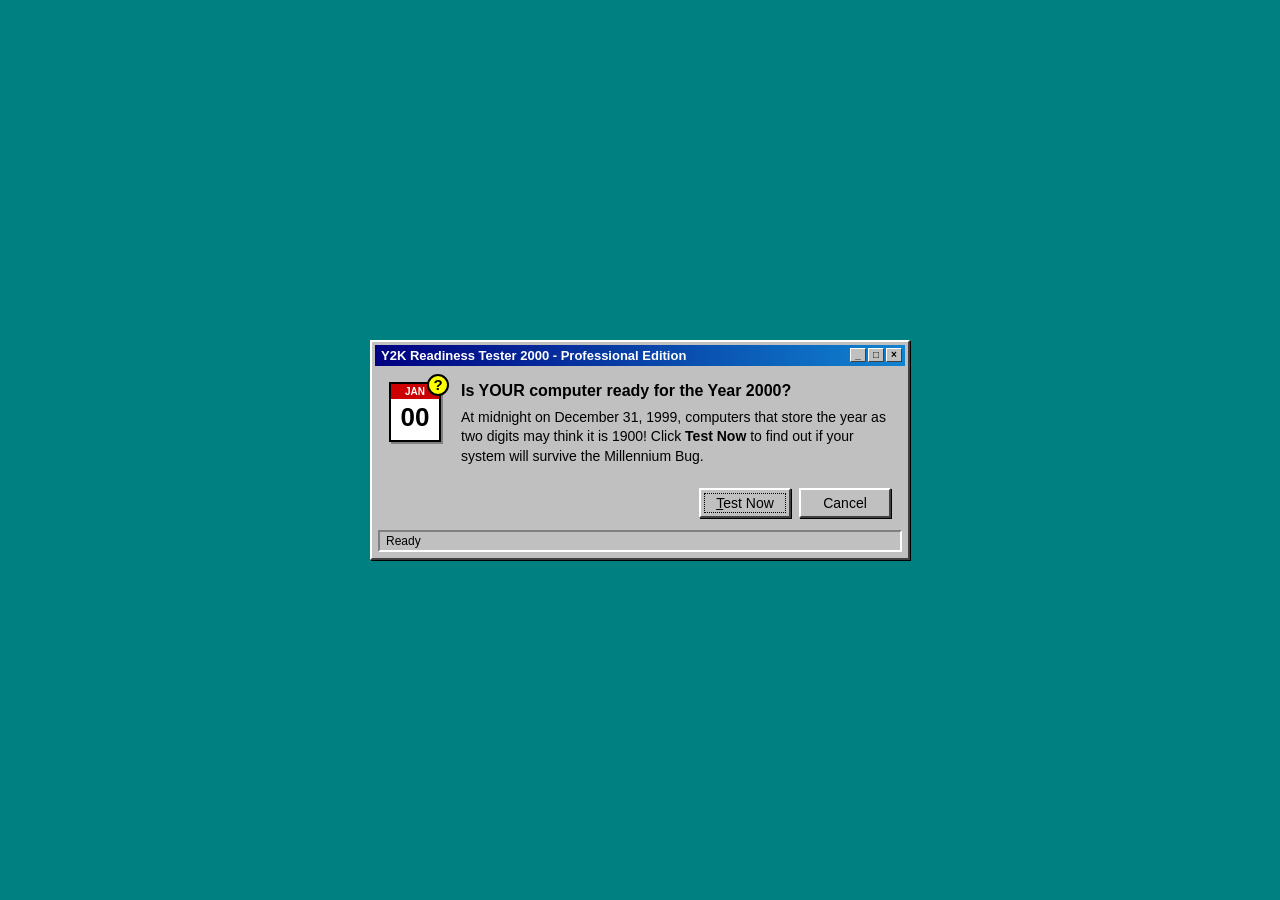
<file: y2k.html>
<!DOCTYPE html>
<html lang="en">
<head>
<meta charset="utf-8">
<meta name="viewport" content="width=device-width, initial-scale=1">
<title>Y2K Readiness Tester 2000</title>
<link rel="icon" href="data:image/svg+xml,%3Csvg xmlns='http://www.w3.org/2000/svg' viewBox='0 0 100 100'%3E%3Ctext y='.9em' font-size='90'%3E%E2%8C%9B%3C/text%3E%3C/svg%3E">
<link rel="stylesheet" href="https://fonts.googleapis.com/css2?family=VT323&display=swap">
<style>
  * { box-sizing: border-box; }
  html, body { height: 100%; }
  body {
    margin: 0; padding: 16px; display: flex; align-items: center; justify-content: center;
    background: #008080; color: #000; font: 14px Tahoma, Verdana, 'Segoe UI', Arial, sans-serif;
  }
  body.waiting, body.waiting * { cursor: wait !important; }

  /* ---------- the dialog box ---------- */
  .dlg {
    width: min(540px, 100%); background: #c0c0c0; padding: 3px;
    border: 2px solid; border-color: #fff #404040 #404040 #fff; box-shadow: 1px 1px 0 #000;
  }
  .dlg.shake { animation: shake .35s linear 3; }
  @keyframes shake { 25% { transform: translate(-6px, 2px); } 50% { transform: translate(5px, -3px); } 75% { transform: translate(-3px, 4px); } }
  .tb {
    display: flex; justify-content: space-between; align-items: center; gap: 8px;
    padding: 3px 3px 3px 6px; background: linear-gradient(90deg, #000080, #1084d0);
    color: #fff; font-weight: bold; font-size: 13px;
  }
  .tb .ctl { display: flex; gap: 2px; flex: none; }
  .tb .ctl span {
    width: 16px; height: 14px; background: #c0c0c0; color: #000; text-align: center;
    font: bold 10px/12px Arial, sans-serif; border: 1px solid; border-color: #fff #404040 #404040 #fff;
  }
  .content { padding: 16px 14px 12px; display: grid; grid-template-columns: 58px 1fr; gap: 14px; }
  .cal { width: 52px; height: 60px; background: #fff; border: 2px solid #000; position: relative; box-shadow: 2px 2px 0 #808080; }
  .cal::before { content: 'JAN'; position: absolute; left: 0; right: 0; top: 0; height: 15px; background: #c00; color: #fff; font: bold 10px/15px Arial, sans-serif; text-align: center; }
  .cal b { position: absolute; left: 0; right: 0; top: 18px; text-align: center; font: bold 26px Arial, sans-serif; }
  .cal i { position: absolute; right: -10px; top: -10px; width: 22px; height: 22px; border-radius: 50%; background: #ff0; border: 2px solid #000; font: bold 15px/18px Arial, sans-serif; text-align: center; font-style: normal; }
  .content p { margin: 0 0 10px; line-height: 1.4; }
  .content h1 { margin: 0 0 8px; font-size: 16px; }
  .group { margin: 10px 0 0; padding: 12px 10px 10px; border: 2px groove #fff; position: relative; }
  .group > span { position: absolute; top: -9px; left: 8px; background: #c0c0c0; padding: 0 4px; font-size: 12px; }
  .progress { height: 22px; padding: 2px; background: #fff; border: 2px solid; border-color: #808080 #fff #fff #808080; }
  .bar { height: 100%; width: 0; background: repeating-linear-gradient(90deg, #000080 0 10px, transparent 10px 12px); transition: width .45s linear; }
  .pct { display: flex; justify-content: space-between; margin-top: 4px; font-size: 12px; }
  .log {
    height: 140px; overflow-y: auto; margin-top: 10px; padding: 6px; white-space: pre-wrap;
    background: #fff; border: 2px solid; border-color: #808080 #fff #fff #808080; font: 12px/1.45 'Courier New', monospace;
  }
  .hg { display: inline-block; animation: flip 1.4s steps(1) infinite; }
  @keyframes flip { 50% { transform: rotate(180deg); } }
  .buttons { display: flex; justify-content: flex-end; gap: 8px; padding: 0 14px 12px; }
  .btn {
    min-width: 92px; padding: 5px 12px; font: inherit; color: #000; background: #c0c0c0; cursor: pointer;
    border: 2px solid; border-color: #fff #404040 #404040 #fff; box-shadow: 1px 1px 0 #000;
  }
  .btn:active { border-color: #404040 #fff #fff #404040; box-shadow: none; }
  .btn:focus-visible { outline: 1px dotted #000; outline-offset: -6px; }
  .btn:disabled { color: #808080; text-shadow: 1px 1px 0 #fff; cursor: default; }
  .status { padding: 2px 6px; margin: 0 3px 3px; border: 2px solid; border-color: #808080 #fff #fff #808080; font-size: 12px; }

  /* ---------- the void ---------- */
  .flash { position: fixed; inset: 0; background: #fff; z-index: 20; display: none; }
  .void {
    position: fixed; inset: 0; z-index: 10; display: none; overflow-y: auto;
    padding: clamp(24px, 7vw, 90px); background: #000; color: #cfcfcf;
    font-family: 'VT323', 'Courier New', monospace; font-size: clamp(22px, 3.1vw, 34px); line-height: 1.35;
  }
  .void.on { display: block; }
  .void p { margin: 0 0 .9em; max-width: 34em; white-space: pre-line; }
  .void .hi { color: #fff; }
  .cursor { display: inline-block; width: .55em; height: 1em; background: #cfcfcf; vertical-align: -.12em; animation: blink 1s steps(2) infinite; }
  @keyframes blink { 50% { opacity: 0; } }
  .choices { display: flex; gap: 1.2em; margin-top: .4em; }
  .choices button {
    font: inherit; color: #fff; background: none; border: 0; padding: 0 .25em; cursor: pointer;
  }
  .choices button:hover, .choices button:focus-visible { background: #cfcfcf; color: #000; outline: none; }
  .back { color: #8a8a8a; font-size: .7em; }
  .back a { color: #cfcfcf; }

  /* ---------- rewinding ---------- */
  .rewind {
    position: fixed; inset: 0; z-index: 30; display: none; flex-direction: column; align-items: center; justify-content: center; gap: .4em;
    background: #0a0a2a; color: #fff; font-family: 'VT323', 'Courier New', monospace; text-align: center; overflow: hidden;
  }
  .rewind.on { display: flex; }
  .rewind::after {
    content: ''; position: absolute; inset: 0; pointer-events: none;
    background: repeating-linear-gradient(0deg, rgba(255,255,255,.06) 0 2px, transparent 2px 6px);
    animation: roll .25s linear infinite;
  }
  @keyframes roll { to { background-position: 0 24px; } }
  .rw-label { font-size: clamp(26px, 5vw, 48px); letter-spacing: .1em; animation: blink .6s steps(2) infinite; }
  .rw-date { font-size: clamp(44px, 11vw, 120px); line-height: 1; text-shadow: 3px 0 #f0f, -3px 0 #0ff; }
  .rw-time { font-size: clamp(30px, 6vw, 64px); color: #9ff; }

  @media (max-width: 480px) {
    .content { grid-template-columns: 1fr; }
    .cal { display: none; }
  }
  @media (prefers-reduced-motion: reduce) {
    .dlg.shake, .hg, .cursor, .rw-label, .rewind::after { animation: none; }
  }
</style>
</head>
<body>

<div class="dlg" id="dlg" role="dialog" aria-labelledby="dlgTitle">
  <div class="tb"><span id="dlgTitle">Y2K Readiness Tester 2000 - Professional Edition</span><span class="ctl" aria-hidden="true"><span>_</span><span>&#9633;</span><span>&times;</span></span></div>
  <div class="content">
    <div class="cal" aria-hidden="true"><b>00</b><i>?</i></div>
    <div>
      <h1>Is YOUR computer ready for the Year 2000?</h1>
      <p id="intro">At midnight on December 31, 1999, computers that store the year as two digits may think it is 1900! Click <b>Test Now</b> to find out if your system will survive the Millennium Bug.</p>
      <div class="group" id="testGroup" hidden>
        <span>Test progress</span>
        <div class="progress"><div class="bar" id="bar"></div></div>
        <div class="pct"><span id="stepName">Starting...</span><span><span class="hg" aria-hidden="true">&#8987;</span> <span id="pct">0%</span></span></div>
        <div class="log" id="log" aria-live="polite"></div>
      </div>
    </div>
  </div>
  <div class="buttons">
    <button class="btn" id="testBtn" type="button"><u>T</u>est Now</button>
    <button class="btn" id="cancelBtn" type="button">Cancel</button>
  </div>
  <div class="status" id="status">Ready</div>
</div>

<div class="flash" id="flash"></div>
<div class="void" id="void" aria-live="polite"></div>
<div class="rewind" id="rewind" aria-hidden="true">
  <div class="rw-label">&#9664;&#9664; REWIND</div>
  <div class="rw-date" id="rwDate"></div>
  <div class="rw-time" id="rwTime"></div>
</div>

<script>
(function () {
  'use strict';
  var reduce = window.matchMedia('(prefers-reduced-motion: reduce)').matches;
  var Y2K = new Date(2000, 0, 1, 0, 0, 0);
  function $(id) { return document.getElementById(id); }
  function sleep(ms) { return new Promise(function (r) { setTimeout(r, reduce ? Math.min(ms, 150) : ms); }); }

  /* ---------- beeps ---------- */
  var ctx = null;
  function tone(f, at, dur, type, vol, f2) {
    try {
      ctx = ctx || new (window.AudioContext || window.webkitAudioContext)();
      var o = ctx.createOscillator(), g = ctx.createGain(), t = ctx.currentTime + (at || 0);
      o.type = type || 'square'; o.frequency.setValueAtTime(f, t);
      if (f2) o.frequency.exponentialRampToValueAtTime(f2, t + dur);
      g.gain.setValueAtTime(vol || 0.04, t); g.gain.exponentialRampToValueAtTime(0.0001, t + dur);
      o.connect(g); g.connect(ctx.destination); o.start(t); o.stop(t + dur + 0.05);
    } catch (e) { /* no sound, no problem */ }
  }

  /* ---------- the test ---------- */
  var STEPS = [
    [4, 'Initializing Millennium Bug Scanner v2.000', 'OK', 900],
    [9, 'Checking system clock', '12/31/99 23:59:55', 900],
    [15, 'Checking BIOS date routines', 'OK', 800],
    [22, 'Scanning for two-digit years', '1,204,557 found', 1100],
    [29, 'Converting "99" to "1999"', 'OK', 800],
    [35, 'Converting "00" to "2000"', 'hmm', 1300],
    [42, 'Paging retired COBOL programmers', '2 of 3 called back', 1100],
    [49, 'Checking VCR clock', '12:00 (blinking)', 900],
    [55, 'Filling bathtub with emergency water', 'OK', 800],
    [61, 'Stockpiling canned goods', 'OK', 800],
    [67, 'Withdrawing cash from ATM, just in case', 'OK', 900],
    [74, 'Applying "Y2K COMPLIANT" sticker to monitor', 'OK', 800],
    [82, 'Rolling clock forward to 01/01/00 00:00:00', '', 1200],
    [91, 'Almost there', '', 1100],
    [99, 'Almost there', '', 1600],
    [99, 'Still almost there', '', 2000],
    [37, 'Recalculating', '?!', 1400],
    [78, 'Recalculating faster', '', 1100],
    [99, 'Finalizing 01/01/00 00:00:00', '', 1500],
    [100, 'Done', '', 600]
  ];
  var running = false;
  async function runTest() {
    if (running) return; running = true;
    $('testBtn').disabled = true; $('cancelBtn').disabled = true;
    $('testGroup').hidden = false; $('intro').hidden = true;
    document.body.classList.add('waiting');
    $('status').textContent = 'Testing... do not turn off your computer';
    tone(523, 0, .12); tone(659, .12, .12); tone(784, .24, .2);
    var log = $('log');
    for (var i = 0; i < STEPS.length; i++) {
      var s = STEPS[i];
      $('bar').style.width = s[0] + '%';
      $('pct').textContent = s[0] + '%';
      $('stepName').textContent = s[1] + '...';
      log.textContent += s[1] + '... ';
      log.scrollTop = log.scrollHeight;
      await sleep(s[3]);
      log.textContent += (s[2] || '') + '\n';
      log.scrollTop = log.scrollHeight;
      tone(s[2] === 'hmm' || s[2] === '?!' ? 220 : 880, 0, .05);
    }
    await crash();
  }

  /* ---------- 00:00 ---------- */
  async function crash() {
    $('status').textContent = '01/01/00 00:00:00';
    if (!reduce) { $('dlg').classList.add('shake'); tone(1200, 0, 1.4, 'sawtooth', .05, 40); }
    await sleep(1100);
    if (!reduce) { $('flash').style.display = 'block'; await sleep(90); $('flash').style.display = 'none'; }
    document.body.classList.remove('waiting');
    $('dlg').style.visibility = 'hidden';
    var v = $('void'); v.classList.add('on');
    await sleep(1400);
    await type(v, 'RESULTS:');
    await type(v, 'You failed the Y2K test at 00:00 on 01/01/2000.');
    var p = await type(v, 'You have experienced a cyber hallucination for\n');
    var span = document.createElement('span'); span.className = 'hi'; span.id = 'elapsed';
    p.appendChild(span); p.appendChild(document.createTextNode('.'));
    tickElapsed(); setInterval(tickElapsed, 1000);
    await sleep(900);
    await type(v, 'Would you like to return to 12/31/1999?');
    var c = document.createElement('div'); c.className = 'choices';
    c.innerHTML = '<button type="button" id="yes">[ YES ]</button><button type="button" id="no">[ NO ]</button><span class="cursor" aria-hidden="true"></span>';
    v.appendChild(c);
    $('yes').addEventListener('click', yes);
    $('no').addEventListener('click', no);
    $('yes').focus();
    document.addEventListener('keydown', keys);
  }
  function keys(e) {
    var k = e.key.toLowerCase();
    if (k === 'y') yes(); else if (k === 'n') no();
  }
  async function type(v, text) {
    var p = document.createElement('p'); v.appendChild(p);
    if (reduce) { p.textContent = text; return p; }
    for (var i = 0; i < text.length; i++) {
      p.textContent += text[i];
      if (text[i] !== ' ' && i % 2 === 0) tone(1800, 0, .01, 'square', .015);
      await sleep(text[i] === '.' || text[i] === ':' ? 180 : 32);
    }
    await sleep(500);
    return p;
  }
  function tickElapsed() {
    var el = $('elapsed'); if (!el) return;
    var mins = Math.floor((Date.now() - Y2K.getTime()) / 60000);
    var d = Math.floor(mins / 1440), h = Math.floor((mins % 1440) / 60), m = mins % 60;
    el.textContent = d.toLocaleString('en-US') + (d === 1 ? ' day, ' : ' days, ') + h + (h === 1 ? ' hour and ' : ' hours and ') + m + (m === 1 ? ' minute' : ' minutes');
  }

  /* ---------- YES: back to 1999 ---------- */
  var choosing = false;
  async function yes() {
    if (choosing) return; choosing = true;
    document.removeEventListener('keydown', keys);
    var r = $('rewind'); r.classList.add('on');
    var from = Date.now(), to = new Date(1999, 11, 31, 23, 58, 30).getTime();
    var dur = reduce ? 300 : 3800, t0 = performance.now();
    tone(200, 0, dur / 1000, 'sawtooth', .03, 1400);
    function pad(n) { return String(n).padStart(2, '0'); }
    (function frame(now) {
      var k = Math.min(1, (now - t0) / dur);
      var e = 1 - Math.pow(1 - k, 3);
      var d = new Date(from + (to - from) * e);
      $('rwDate').textContent = pad(d.getMonth() + 1) + '/' + pad(d.getDate()) + '/' + d.getFullYear();
      $('rwTime').textContent = pad(d.getHours()) + ':' + pad(d.getMinutes()) + ':' + pad(d.getSeconds());
      if (k < 1) requestAnimationFrame(frame);
      else setTimeout(function () { location.href = '1999.html'; }, 600);
    })(t0);
  }

  /* ---------- NO: stay in the present ---------- */
  async function no() {
    if (choosing) return; choosing = true;
    document.removeEventListener('keydown', keys);
    var v = $('void');
    var c = v.querySelector('.choices'); if (c) c.remove();
    await type(v, 'Very well.');
    await type(v, 'Remaining in ' + new Date().getFullYear() + '. Good luck out there.');
    var p = document.createElement('p'); p.className = 'back';
    p.innerHTML = '<a href="index.html">Return to the Lake Effect Book Club</a>';
    v.appendChild(p);
    setTimeout(function () { location.href = 'index.html'; }, 3500);
  }

  $('testBtn').addEventListener('click', runTest);
  $('cancelBtn').addEventListener('click', function () { location.href = 'index.html'; });
  document.addEventListener('keydown', function (e) { if (!running && (e.key === 't' || e.key === 'T')) runTest(); });
  $('testBtn').focus();
})();
</script>
</body>
</html>
</file>
<file: style.css>
/* ~*~ Lake Effect Book Club ~*~  Hand-coded with love (and a little Comic Sans) */

body {
  margin: 0;
  padding: 0 0 2rem;
  font-family: 'Times New Roman', Times, serif;
  font-size: 18px;
  color: #000;
  background-color: #1b3c9e;
  /* tiled snowflake wallpaper */
  background-image: url("data:image/svg+xml,%3Csvg xmlns='http://www.w3.org/2000/svg' width='80' height='80'%3E%3Cg fill='none' stroke='%23ffffff' stroke-opacity='.35' stroke-width='2'%3E%3Cpath d='M20 8v24M9.6 14l20.8 12M9.6 26l20.8-12'/%3E%3Cpath d='M60 48v24M49.6 54l20.8 12M49.6 66l20.8-12'/%3E%3C/g%3E%3Cg fill='%23ffffff' fill-opacity='.5'%3E%3Ccircle cx='62' cy='14' r='2'/%3E%3Ccircle cx='16' cy='62' r='2'/%3E%3Ccircle cx='42' cy='38' r='1.5'/%3E%3C/g%3E%3C/svg%3E");
}
a { color: #0000ee; }
a:visited { color: #551a8b; }
a:hover { color: #ff0000; background: #ffff00; }
.center { text-align: center; }
.tiny { font-size: 13px; }
:focus-visible { outline: 3px dashed #ff00ff; outline-offset: 2px; }
[hidden] { display: none !important; }

/* ---------- snow + sparkles ---------- */
#snowfall { position: fixed; inset: 0; pointer-events: none; z-index: 50; overflow: hidden; }
.flake {
  position: absolute; top: -20px; color: #fff; text-shadow: 0 0 3px #6aa0ff;
  font-family: Arial, sans-serif; user-select: none;
  animation: fall linear infinite;
}
@keyframes fall {
  0% { transform: translate(0, -20px); }
  25% { transform: translate(18px, 25vh); }
  50% { transform: translate(-12px, 50vh); }
  75% { transform: translate(14px, 75vh); }
  100% { transform: translate(-6px, 105vh); }
}
.sparkle {
  position: fixed; pointer-events: none; z-index: 60; font-size: 16px; font-weight: bold;
  animation: sparkle .8s ease-out forwards;
}
@keyframes sparkle { to { transform: translateY(24px) scale(.3); opacity: 0; } }

/* ---------- header ---------- */
.header { text-align: center; padding: 18px 10px 4px; }
.construction {
  display: inline-block; margin-bottom: 8px; padding: 4px;
  background: repeating-linear-gradient(45deg, #000 0 12px, #ffd800 12px 24px);
  border: 2px solid #000;
}
.construction span {
  display: block; background: #ffd800; color: #000; padding: 2px 10px;
  font: bold 14px Arial, sans-serif; letter-spacing: 2px;
}
.wordart {
  margin: 6px 0 0; font-family: 'Arial Black', 'Arial Bold', Gadget, sans-serif; font-style: italic;
  font-size: clamp(34px, 8vw, 72px); line-height: 1.15; letter-spacing: -1px;
}
.wordart .ch {
  display: inline-block;
  background: linear-gradient(180deg, #ff2a2a, #ff9a00 25%, #ffee00 45%, #22dd44 62%, #1e7bff 80%, #b04dff);
  -webkit-background-clip: text; background-clip: text; color: transparent;
  filter: drop-shadow(3px 3px 0 #000) drop-shadow(1px 1px 0 #fff);
}
.wordart .sp { display: inline-block; width: .35em; }
.subtitle {
  margin: 6px 0 10px; font-family: 'Comic Sans MS', 'Comic Neue', 'Chalkboard SE', cursive;
  color: #ffff66; font-size: 20px; font-weight: bold; text-shadow: 2px 2px 0 #000;
}
.ticker {
  display: block; max-width: 980px; margin: 0 auto; padding: 4px 0;
  background: #000; color: #00ff00; border: 3px ridge #c0c0c0;
  font: 18px 'Courier New', monospace;
}
.ticker b { color: #ffff00; }

/* ---------- layout ---------- */
.page {
  max-width: 980px; margin: 14px auto 0; padding: 0 10px;
  display: grid; grid-template-columns: 200px 1fr; gap: 14px; align-items: start;
}
.box {
  background: #fff; border: 6px ridge #c0c0c0; padding: 14px 18px; margin: 0 0 14px;
}
.box h2 {
  margin: 0 0 10px; text-align: center; color: #cc0000;
  font-family: 'Comic Sans MS', 'Comic Neue', 'Chalkboard SE', cursive; font-size: 26px;
  text-shadow: 2px 2px 0 #ffd800;
}
.box-title { margin: 0 0 6px; text-align: center; font-weight: bold; color: #800080; }
hr.rainbow {
  height: 8px; border: 0; margin: 4px 0 18px;
  background: linear-gradient(90deg, red, orange, yellow, lime, cyan, blue, violet);
}

/* sidebar */
.sidebar { position: sticky; top: 10px; }
.sidebar .box { padding: 10px; background: #ffffcc; border-color: #ffcc00; }
.nav a { display: block; padding: 3px 2px; font-family: 'Comic Sans MS', 'Comic Neue', cursive; font-weight: bold; }
.new {
  display: inline-block; background: #ff0000; color: #ffff00; font: bold 11px Arial, sans-serif;
  padding: 1px 4px; transform: rotate(-8deg); animation: blink 1s steps(2) infinite;
}
.blink { animation: blink 1s steps(2) infinite; }
@keyframes blink { 50% { opacity: 0; } }
.midi { text-align: center; }
.midi-name { margin: 0 0 6px; font: 14px 'Courier New', monospace; }
.bevel {
  font: bold 14px Arial, sans-serif; padding: 4px 12px; cursor: pointer;
  background: #c0c0c0; color: #000; border: 3px outset #fff;
}
.bevel:active { border-style: inset; }
.counter-box { text-align: center; }
.odometer {
  display: inline-flex; gap: 2px; margin: 4px 0; padding: 3px; background: #333; border: 2px inset #888;
}
.odometer span {
  width: 18px; padding: 2px 0; background: #000; color: #39ff14; text-align: center;
  font: bold 18px 'Courier New', monospace;
}
.badges { display: flex; flex-wrap: wrap; gap: 6px; justify-content: center; }
.badge {
  width: 88px; height: 31px; display: flex; align-items: center; justify-content: center; text-align: center;
  font: bold 9px/1.1 Verdana, Arial, sans-serif; border: 2px outset #ddd;
}
.b1 { background: #000080; color: #fff; }
.b2 { background: #ff99cc; color: #800040; }
.b3 { background: #0066cc; color: #ffff00; }
.b4 { background: #ff6600; color: #fff; }
.b5 { background: #c0c0c0; color: #000; }

/* welcome */
.welcome { background: #e6f7ff; }
.signed { font-family: 'Comic Sans MS', 'Comic Neue', cursive; text-align: right; color: #800080; }

/* meeting */
.meeting-when {
  margin: 4px 0; text-align: center; font: bold 24px 'Comic Sans MS', 'Comic Neue', cursive; color: #0000aa;
}
.meeting-where { text-align: center; margin: 4px 0 10px; }
.countdown {
  text-align: center; font: bold 22px Arial, sans-serif; color: #ff0000; margin: 8px 0;
  background: #ffffcc; border: 2px dashed #ff0000; padding: 6px;
}
#meeting .tiny { text-align: center; }

/* book */
.book-row { display: grid; grid-template-columns: 120px 1fr; gap: 18px; align-items: start; }
.book-row p { margin: 0 0 10px; }
.pixel-book {
  width: 120px; height: 170px; position: relative; display: flex; flex-direction: column; align-items: center; justify-content: center; gap: 8px;
  background: #7a1f1f; color: #ffe08a; border: 4px solid #000; box-shadow: 6px 6px 0 #000;
  font-family: 'Press Start 2P', 'Courier New', monospace; image-rendering: pixelated;
}
.pixel-book::before { content: ''; position: absolute; left: 8px; top: 0; bottom: 0; width: 6px; background: #4a1010; }
.pixel-book span { font-size: 13px; }
.pixel-book small { font-size: 7px; }
.book-title { font: bold 30px 'Comic Sans MS', 'Comic Neue', cursive; color: #000080; }
.book-author { font-style: italic; }
.teacher-note {
  margin: 10px 0; padding: 12px 16px; background: #fffbe0;
  border: 2px solid #c8a600; box-shadow: 4px 4px 0 #c8a600;
  background-image: repeating-linear-gradient(transparent 0 27px, #cfe3ff 27px 28px);
}
.note-head { margin: 0 0 6px; font: bold 16px 'Comic Sans MS', 'Comic Neue', cursive; color: #cc0000; }
.sonnet {
  margin: 10px 0 0; padding: 0 0 0 14px; border-left: 4px double #800080;
  white-space: pre-line; font-style: italic; line-height: 1.5;
}
.q-head { margin: 14px 0 4px; }
.questions { margin: 0; }
.questions li { margin-bottom: 4px; }

/* reading notes */
.notes-box { background: #f4fff0; }
.win { border: 3px outset #dfdfdf; background: #c0c0c0; max-width: 680px; margin: 10px auto 4px; }
.win-title { display: flex; justify-content: space-between; align-items: center; padding: 3px 6px; background: linear-gradient(90deg, #000080, #1084d0); color: #fff; font: bold 14px Arial, sans-serif; }
.win-btns { letter-spacing: 6px; }
.win-body { background: #fff; border: 2px inset #dfdfdf; margin: 4px; }
.win-body iframe { display: block; width: 100%; height: 760px; border: 0; }
.win-body p { margin: 16px; }
.big-link { font: bold 20px 'Comic Sans MS', 'Comic Neue', cursive; }
.thanks { text-align: center; font: bold 18px 'Comic Sans MS', 'Comic Neue', cursive; color: #008000; background: #ffffcc; border: 2px dashed #008000; padding: 8px; }
.gb-head { text-align: center; margin: 18px 0 8px; font: bold 22px 'Comic Sans MS', 'Comic Neue', cursive; color: #800080; }
.gb-entry { padding: 4px 0; }
.gb { border-collapse: collapse; width: 100%; }
.gb th { width: 90px; text-align: right; vertical-align: top; padding: 3px 10px 3px 0; color: #800080; font-family: 'Comic Sans MS', 'Comic Neue', cursive; }
.gb td { padding: 3px 0; vertical-align: top; }
.gb-text, .spoiler-text { white-space: pre-wrap; overflow-wrap: anywhere; }
.gb-hr { border: 0; border-top: 2px dotted #800080; margin: 8px 0; }
.spoiler .spoiler-text { filter: blur(6px); user-select: none; }
.spoiler.open .spoiler-text { filter: none; user-select: auto; }
.spoiler-btn { margin-top: 6px; }
.past { margin: 6px 0; padding: 6px 10px; background: #fff; border: 2px outset #ccc; }
.past summary { cursor: pointer; font: bold 18px 'Comic Sans MS', 'Comic Neue', cursive; color: #0000aa; }

/* hall of fame */
.hall { background: #fffaf0; }
.trophy { display: grid; grid-template-columns: 54px 1fr; gap: 16px; padding: 14px; margin: 0 0 14px; background: #fff; border: 3px outset #e0c060; box-shadow: 4px 4px 0 #c8a600; }
.spine { width: 54px; height: 150px; align-self: start; border: 3px solid #000; box-shadow: 4px 4px 0 #000; display: flex; align-items: center; justify-content: center; overflow: hidden; padding: 8px 0; }
.spine span { writing-mode: vertical-rl; color: #ffe08a; font: 11px/1.2 'Press Start 2P', 'Courier New', monospace; max-height: 100%; overflow: hidden; }
.trophy-body p { margin: 0 0 4px; }
.trophy-title { font: bold 26px 'Comic Sans MS', 'Comic Neue', cursive; color: #000080; }
.trophy-author { font-style: italic; }
.trophy-when { font-size: 15px; color: #555; }
.trophy-rating { margin-top: 6px !important; }
.stars { position: relative; display: inline-block; font-size: 24px; line-height: 1; vertical-align: -3px; color: #d8d8d8; letter-spacing: 1px; }
.stars-fill { position: absolute; left: 0; top: 0; overflow: hidden; white-space: nowrap; color: #ffb300; text-shadow: 1px 1px 0 #8a5a00; }
.verdict { margin: 8px 0 6px !important; padding: 8px 12px; background: #ffffcc; border: 2px dashed #c8a600; font: italic 18px 'Comic Sans MS', 'Comic Neue', cursive; }
.verdict span { font-style: normal; font-size: 14px; color: #800080; }

/* members */
.roster {
  list-style: none; padding: 0; margin: 0;
  display: grid; grid-template-columns: repeat(auto-fill, minmax(190px, 1fr)); gap: 8px;
}
.roster li {
  display: flex; align-items: center; gap: 8px; padding: 8px 10px;
  background: #f0f0ff; border: 2px outset #ccccff;
  font: bold 18px 'Comic Sans MS', 'Comic Neue', cursive;
}
.roster .sticker { font-size: 22px; }

/* links */
.links li { margin-bottom: 6px; }

/* footer */
.footer {
  max-width: 980px; margin: 0 auto; padding: 10px; text-align: center; color: #fff;
  font-family: Arial, sans-serif; font-size: 14px;
}
.footer a, .footer a:visited { color: #ffff00; }
.footer p { margin: 6px 0; }
.webring { background: #000; display: inline-block; padding: 6px 12px; border: 2px ridge #c0c0c0; }

/* ======================= PIZZA PAGES MONITOR ======================= */
.pizza-box { background: #fff0e0; }
.monitor {
  max-width: 680px; margin: 10px auto 6px; padding: 22px 22px 10px;
  background: linear-gradient(180deg, #e8dfc6, #cfc3a2);
  border-radius: 16px; border: 2px solid #9c9070;
  box-shadow: inset 0 2px 0 #fff8e6, 0 8px 0 #9c9070, 0 12px 20px rgba(0, 0, 0, .4);
}
.screen {
  position: relative; height: 470px; overflow: hidden; outline: none;
  background: #050a05; border-radius: 12px / 16px; border: 10px solid #2a2a22;
  box-shadow: inset 0 0 40px rgba(0, 0, 0, .9);
  color: #33ff66; font-family: 'VT323', 'Courier New', monospace; font-size: 24px; line-height: 1.2;
  text-shadow: 0 0 4px rgba(51, 255, 102, .6);
}
.screen::after { /* scanlines */
  content: ''; position: absolute; inset: 0; pointer-events: none; z-index: 5;
  background: repeating-linear-gradient(0deg, rgba(0, 0, 0, .22) 0 1px, transparent 1px 3px);
}
.monitor-chin { display: flex; justify-content: space-between; align-items: center; padding: 10px 6px 0; font: bold 11px Arial, sans-serif; color: #6e6450; }
.power i { display: inline-block; width: 8px; height: 8px; border-radius: 50%; background: #39ff14; box-shadow: 0 0 6px #39ff14; margin-right: 4px; vertical-align: middle; }

/* game screens */
.gs { position: absolute; inset: 0; display: flex; flex-direction: column; padding: 14px 18px; }
.gs-center { align-items: center; justify-content: center; text-align: center; gap: 10px; }
.px { font-family: 'Press Start 2P', 'Courier New', monospace; line-height: 1.5; text-shadow: none; }
.logo { font-size: 30px; color: #ffcc00; text-shadow: 3px 3px 0 #ff3300, 6px 6px 0 #660000; margin: 0; }
.yellow { color: #ffee44; } .red { color: #ff5544; } .white { color: #f4fff4; } .dim { color: #1c9b3d; } .cyan { color: #55e0ff; }
.gbtn {
  font-family: 'Press Start 2P', 'Courier New', monospace; font-size: 13px; line-height: 1.4;
  background: #000; color: #33ff66; border: 3px solid #33ff66; padding: 10px 14px; cursor: pointer;
  text-transform: uppercase;
}
.gbtn:hover:not(:disabled), .gbtn:focus-visible { background: #33ff66; color: #000; outline: none; }
.gbtn:disabled { color: #1c6b31; border-color: #1c6b31; cursor: not-allowed; }
.gbtn.big { font-size: 16px; padding: 12px 20px; }
.gbtn.hot { color: #ffcc00; border-color: #ffcc00; }
.gbtn.hot:hover:not(:disabled), .gbtn.hot:focus-visible { background: #ffcc00; color: #000; }
.row { display: flex; gap: 10px; flex-wrap: wrap; justify-content: center; }
.press { animation: blink 1s steps(2) infinite; }
canvas.pix { image-rendering: pixelated; image-rendering: crisp-edges; }
.ginput {
  font-family: 'VT323', monospace; font-size: 24px; background: #000; color: #33ff66;
  border: 2px solid #33ff66; padding: 2px 8px; width: 220px; text-align: center;
}
.howto { text-align: left; max-width: 560px; font-size: 22px; }
.howto p { margin: 0 0 8px; }

/* reading screen */
.rbar { display: flex; align-items: center; justify-content: space-between; gap: 10px; border-bottom: 2px solid #1c9b3d; padding-bottom: 6px; }
.rbar .ttl { font-size: 20px; color: #ffee44; overflow: hidden; white-space: nowrap; text-overflow: ellipsis; }
.rbar .timer { font-family: 'Press Start 2P', monospace; font-size: 16px; color: #ffee44; text-shadow: none; white-space: nowrap; }
.rtext { flex: 1; overflow-y: auto; padding: 10px 4px 6px; font-size: 25px; line-height: 1.25; color: #c8ffd2; scrollbar-color: #1c9b3d #000; }
.rtext p { margin: 0 0 12px; }
.rtext.poem p { white-space: pre-line; }
.rtext em { color: #ffffff; font-style: normal; text-decoration: underline; }
.rtext .chap { color: #ffee44; text-align: center; }
.rfoot { display: flex; align-items: center; justify-content: space-between; gap: 8px; border-top: 2px solid #1c9b3d; padding-top: 8px; }
.rfoot .pg { font-size: 20px; color: #1c9b3d; }
.status { min-height: 1.2em; font-size: 20px; color: #ffcc00; text-align: center; margin-top: 4px; }
.oven { display: flex; align-items: center; gap: 6px; }

/* quiz */
.quiz-q { font-size: 26px; color: #fff; margin: 6px 0 14px; }
.quiz-q .blank { color: #ffee44; }
.opts { display: grid; grid-template-columns: 1fr 1fr; gap: 10px; width: 100%; max-width: 560px; }
.opts .gbtn { font-family: 'VT323', monospace; font-size: 26px; text-transform: none; }
.opts .gbtn.right { background: #33ff66; color: #000; }
.opts .gbtn.wrong { background: #ff3344; color: #000; border-color: #ff3344; }

/* certificate */
.cert-wrap { position: fixed; inset: 0; z-index: 100; background: rgba(0, 0, 40, .75); display: flex; align-items: center; justify-content: center; padding: 16px; overflow: auto; }
.cert {
  background: #fffef2; width: min(720px, 100%); padding: 30px 34px; text-align: center; position: relative;
  border: 14px double #b8860b; outline: 4px solid #000080; font-family: 'Times New Roman', serif;
}
.cert h3 { font: italic bold 38px 'Times New Roman', serif; color: #000080; margin: 0 0 6px; }
.cert .who { font: bold 34px 'Comic Sans MS', 'Comic Neue', cursive; display: block; width: 75%; margin: 8px auto; padding: 0 10px; text-align: center; background: transparent; border: 0; border-bottom: 2px solid #000; }
.cert .who:focus { outline: none; background: #ffffcc; }
.cert .seal { position: absolute; right: 26px; bottom: 22px; width: 84px; height: 84px; border-radius: 50%; background: radial-gradient(#ffd84a, #c8960a); border: 3px dashed #8a6500; display: flex; align-items: center; justify-content: center; font: bold 11px Arial, sans-serif; transform: rotate(-12deg); }
.cert .sig { font: italic 22px 'Brush Script MT', 'Comic Sans MS', cursive; margin-top: 18px; }
.cert-actions { margin-top: 16px; display: flex; gap: 10px; justify-content: center; }

/* ---------- small screens ---------- */
@media (max-width: 760px) {
  .page { grid-template-columns: 1fr; }
  .sidebar { position: static; order: 2; }
  .book-row { grid-template-columns: 1fr; justify-items: center; }
  .monitor { padding: 12px 10px 8px; }
  .screen { height: 520px; border-width: 6px; }
  .gs { padding: 10px 10px; }
  .logo { font-size: 22px; }
  .opts { grid-template-columns: 1fr; }
  .gb th { width: 72px; font-size: 15px; }
  .rtext { font-size: 23px; }
}
@media (prefers-reduced-motion: reduce) {
  .blink, .new, .press { animation: none; }
  #snowfall { display: none; }
}
@media print {
  body { background: #fff; }
  body > *:not(.cert-wrap) { display: none !important; }
  .cert-wrap { position: static; background: none; }
  .cert-actions { display: none; }
}
</file>
